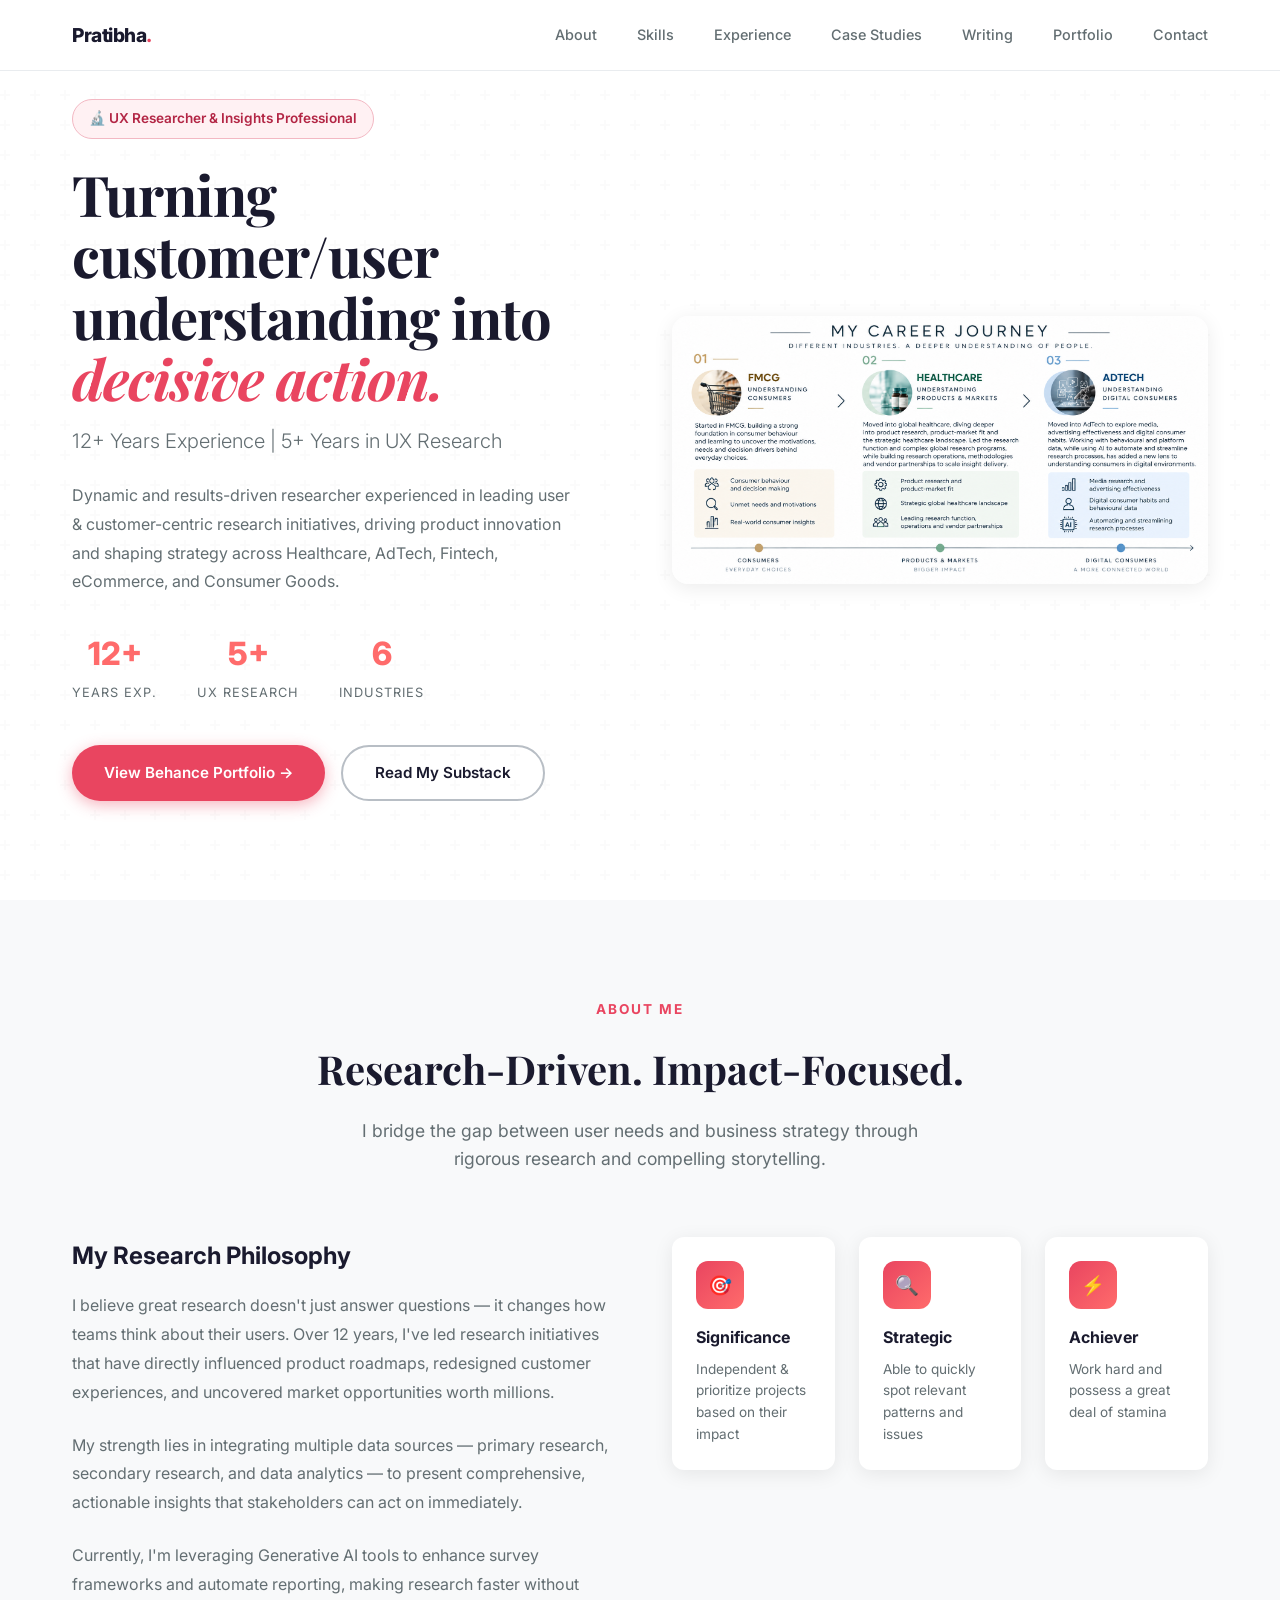
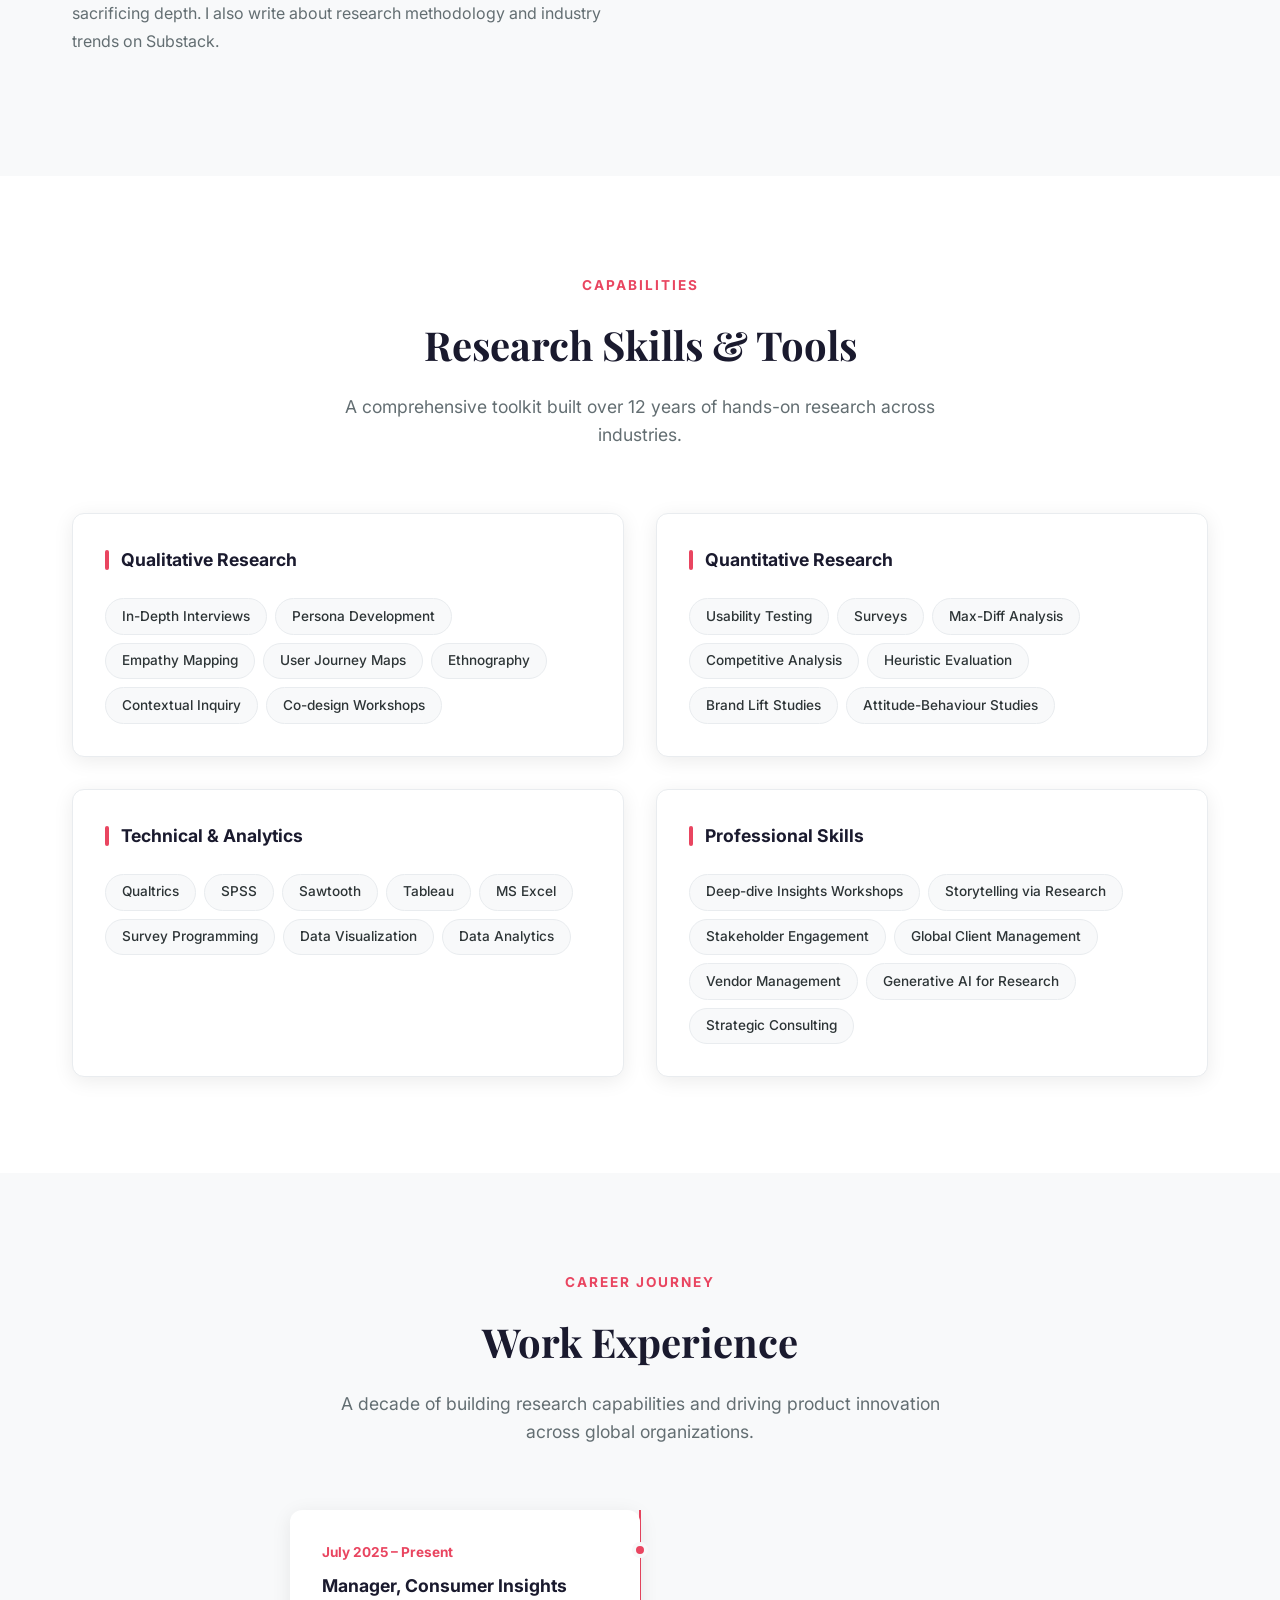
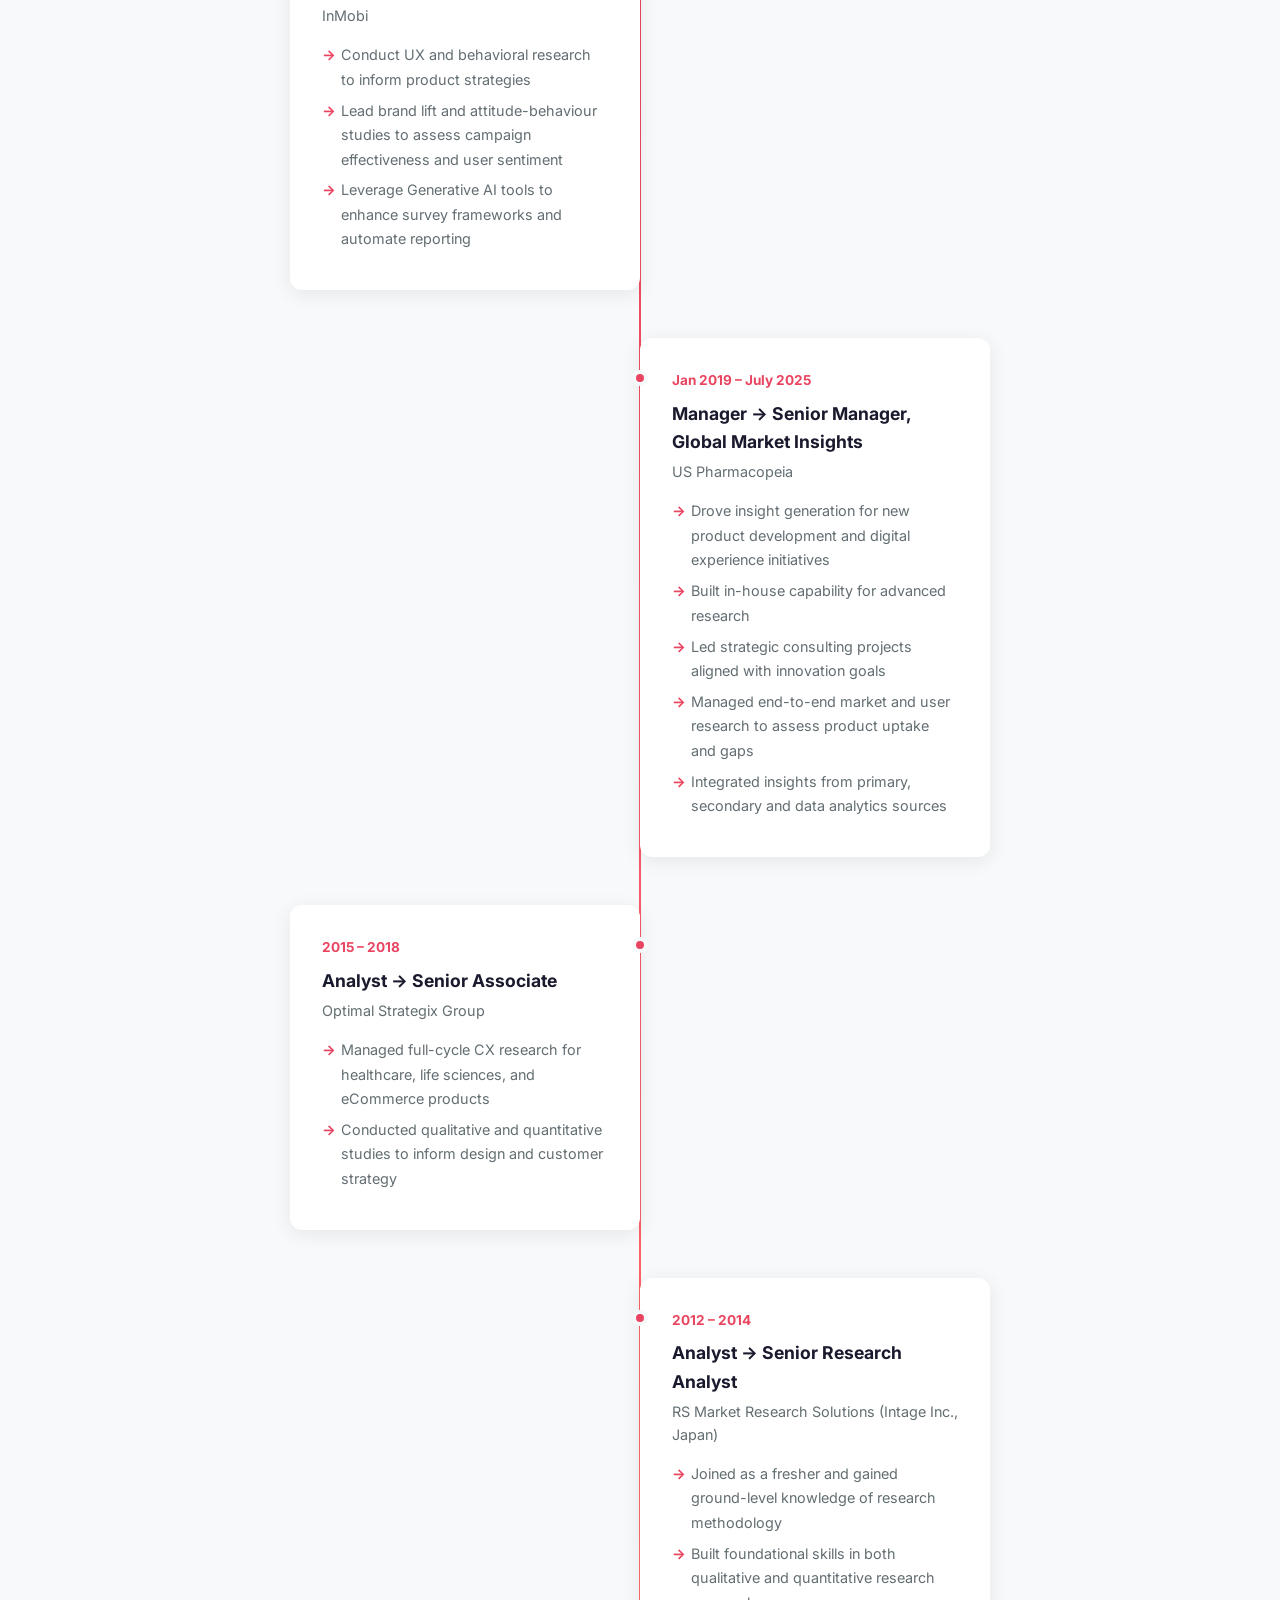
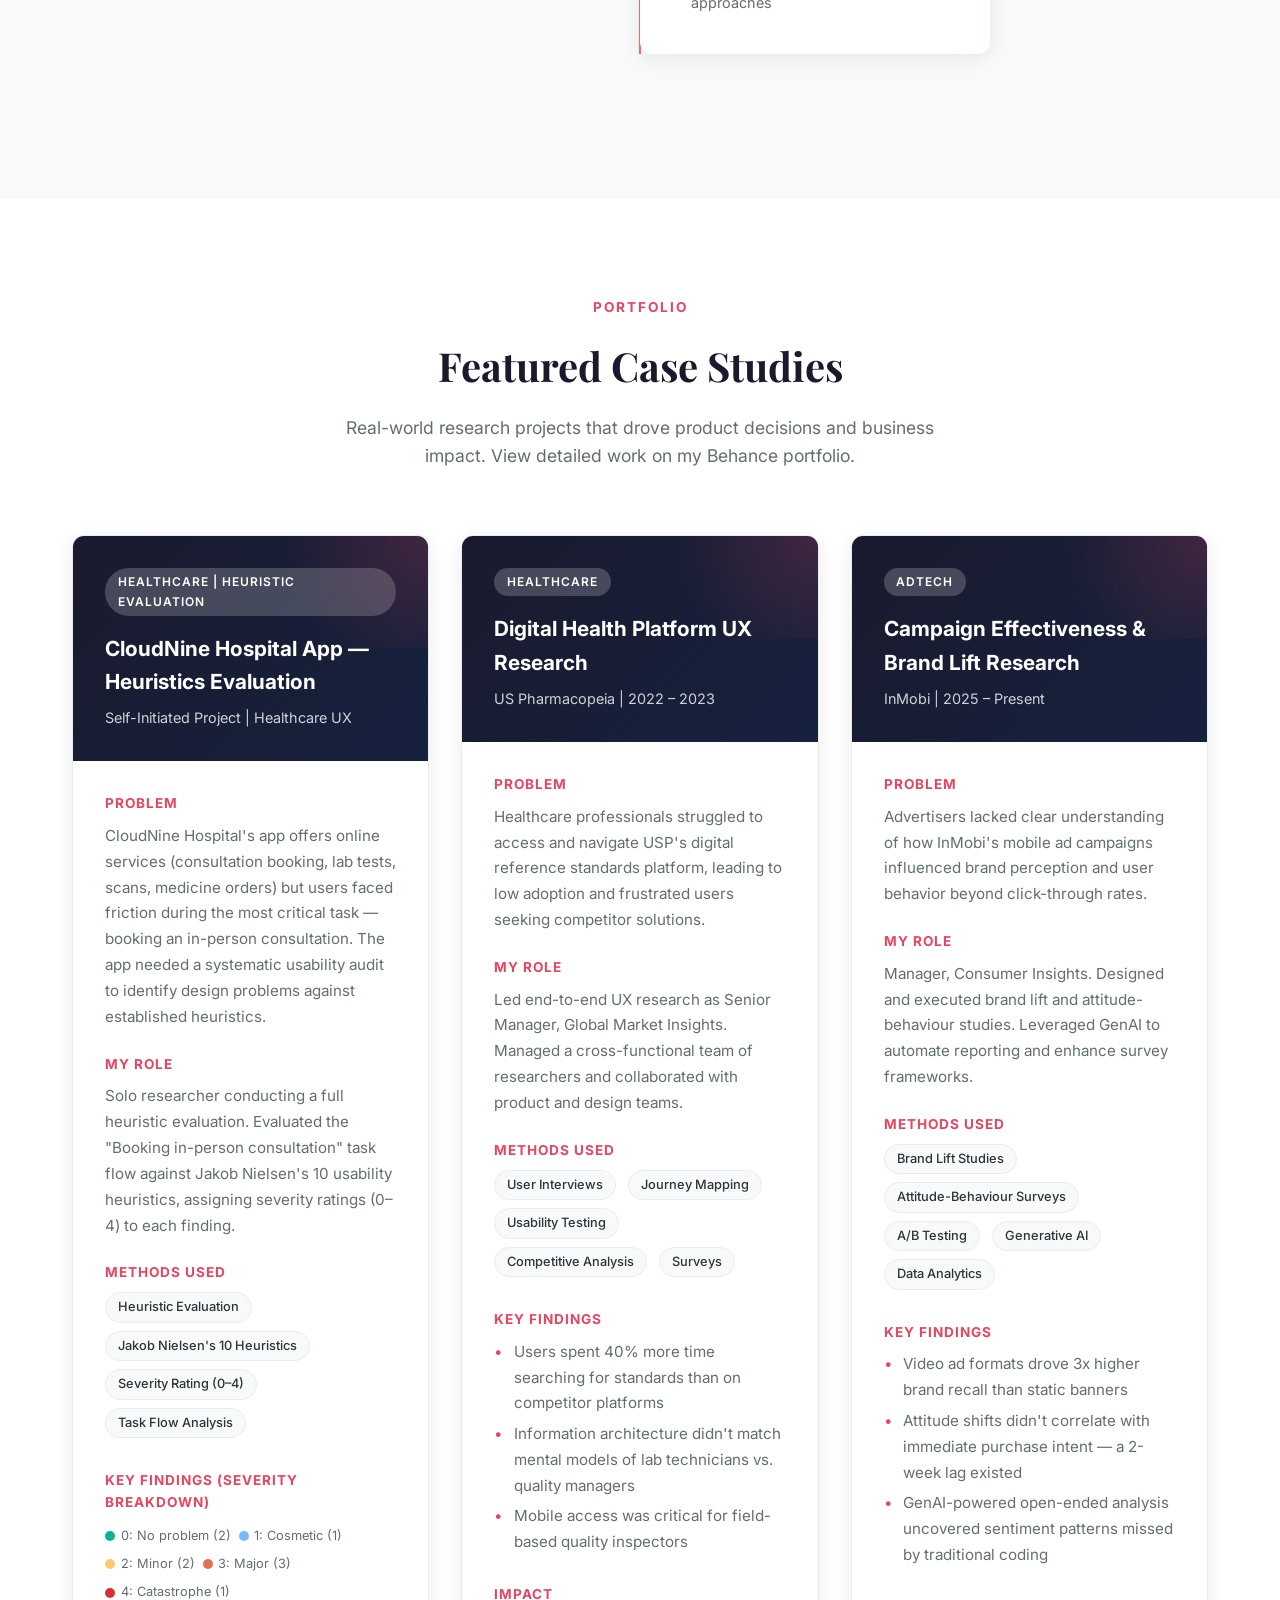
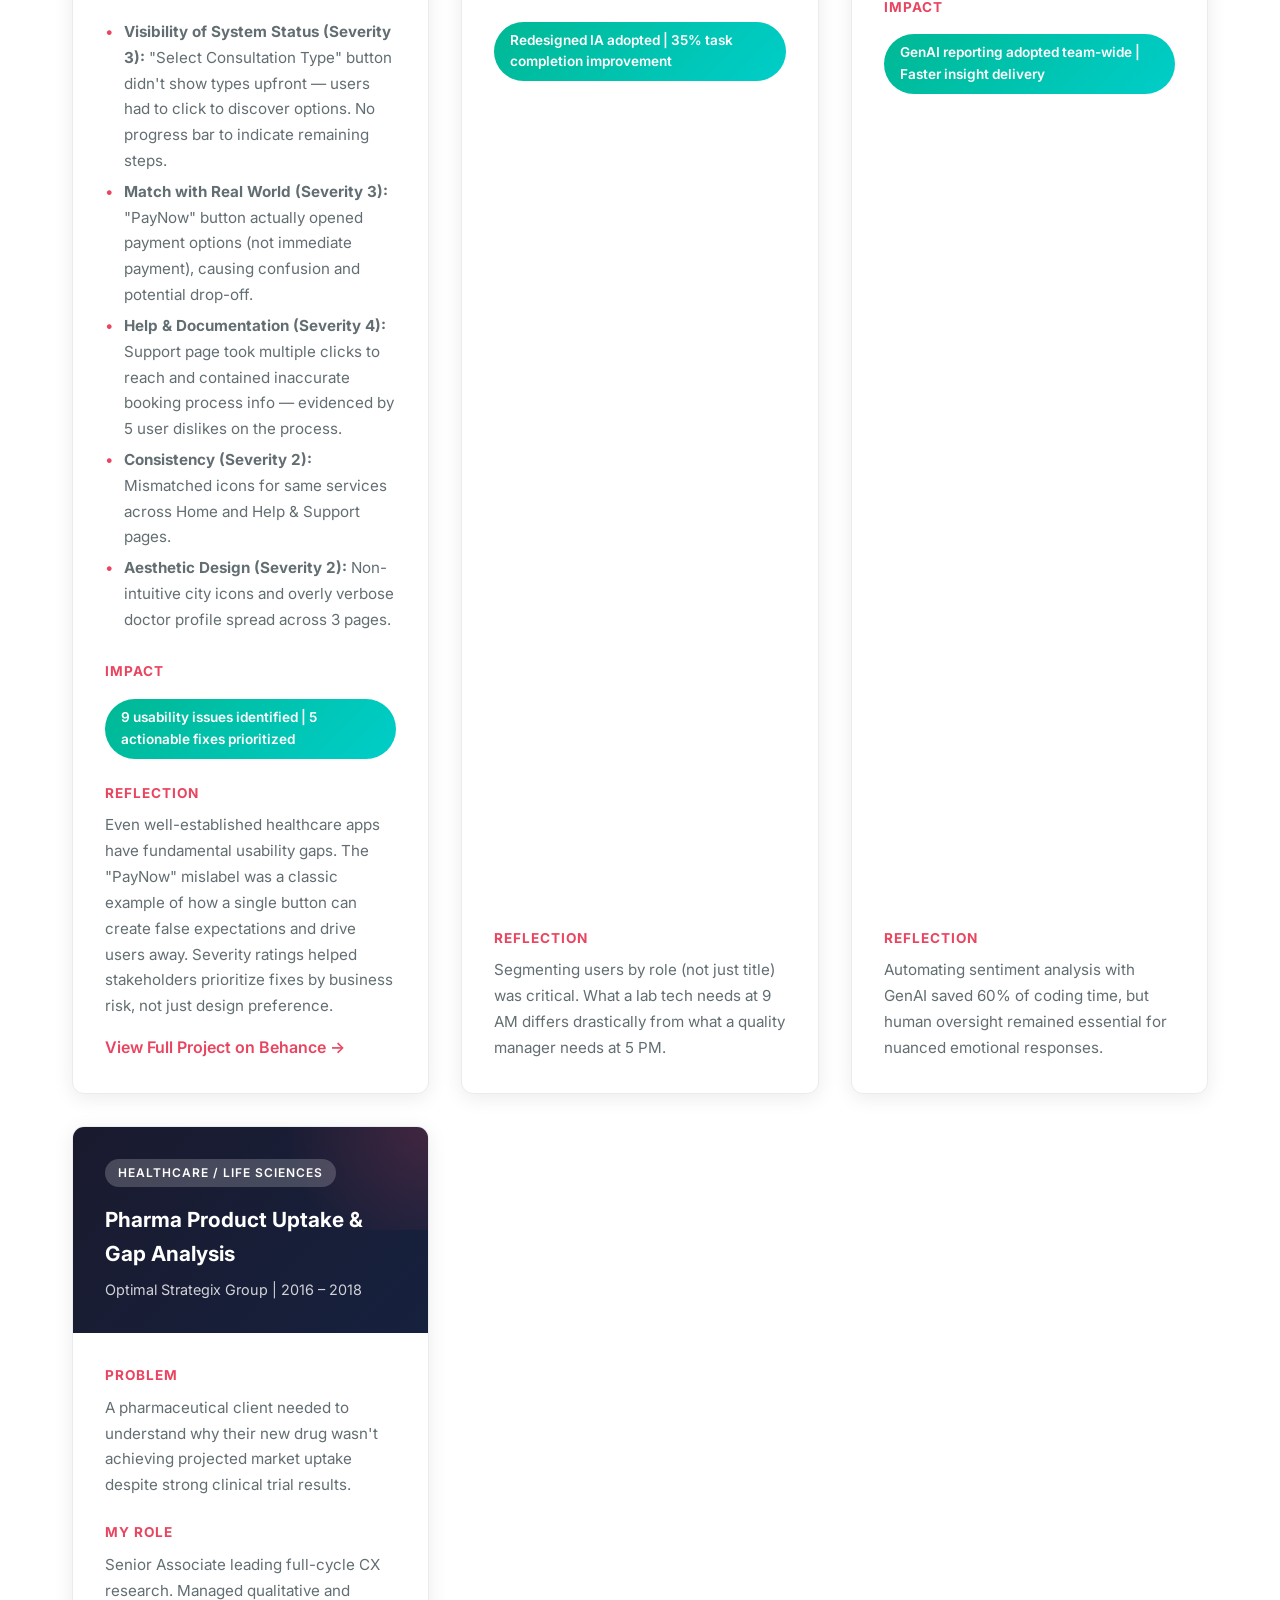
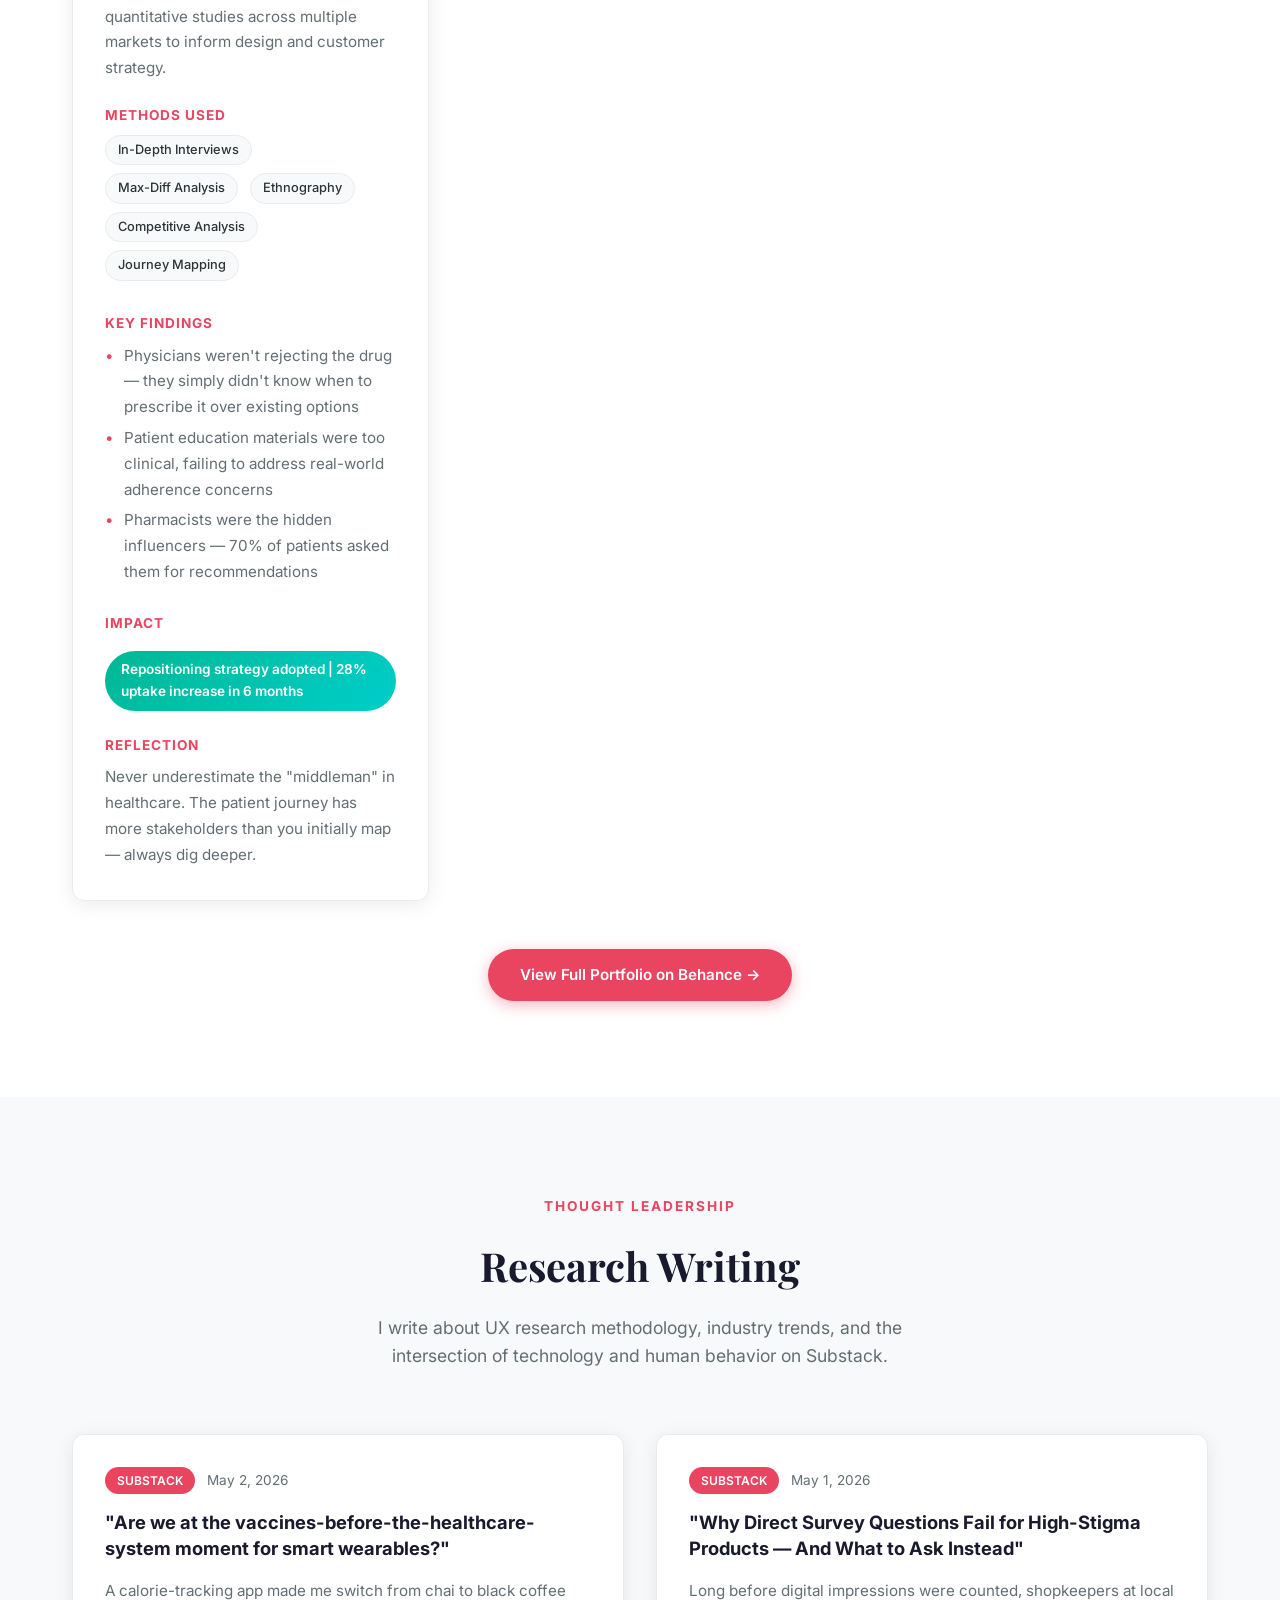
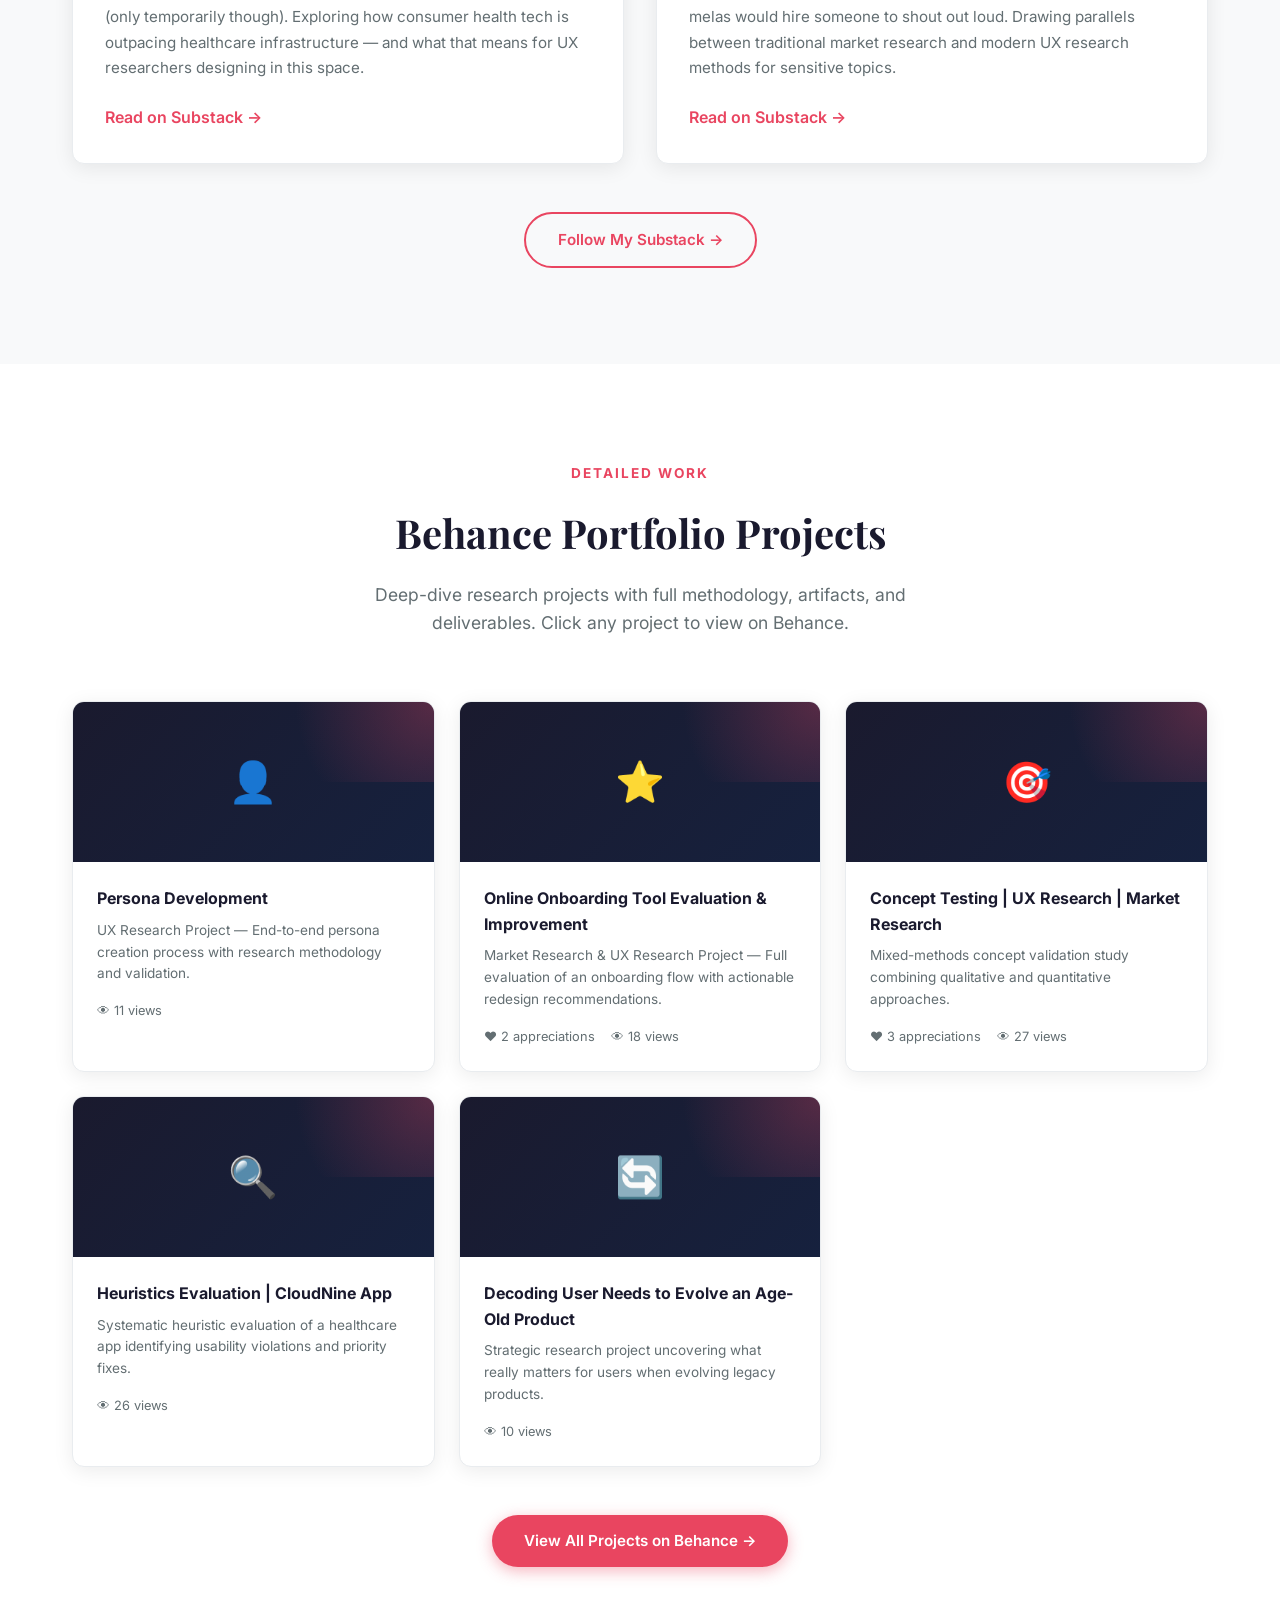
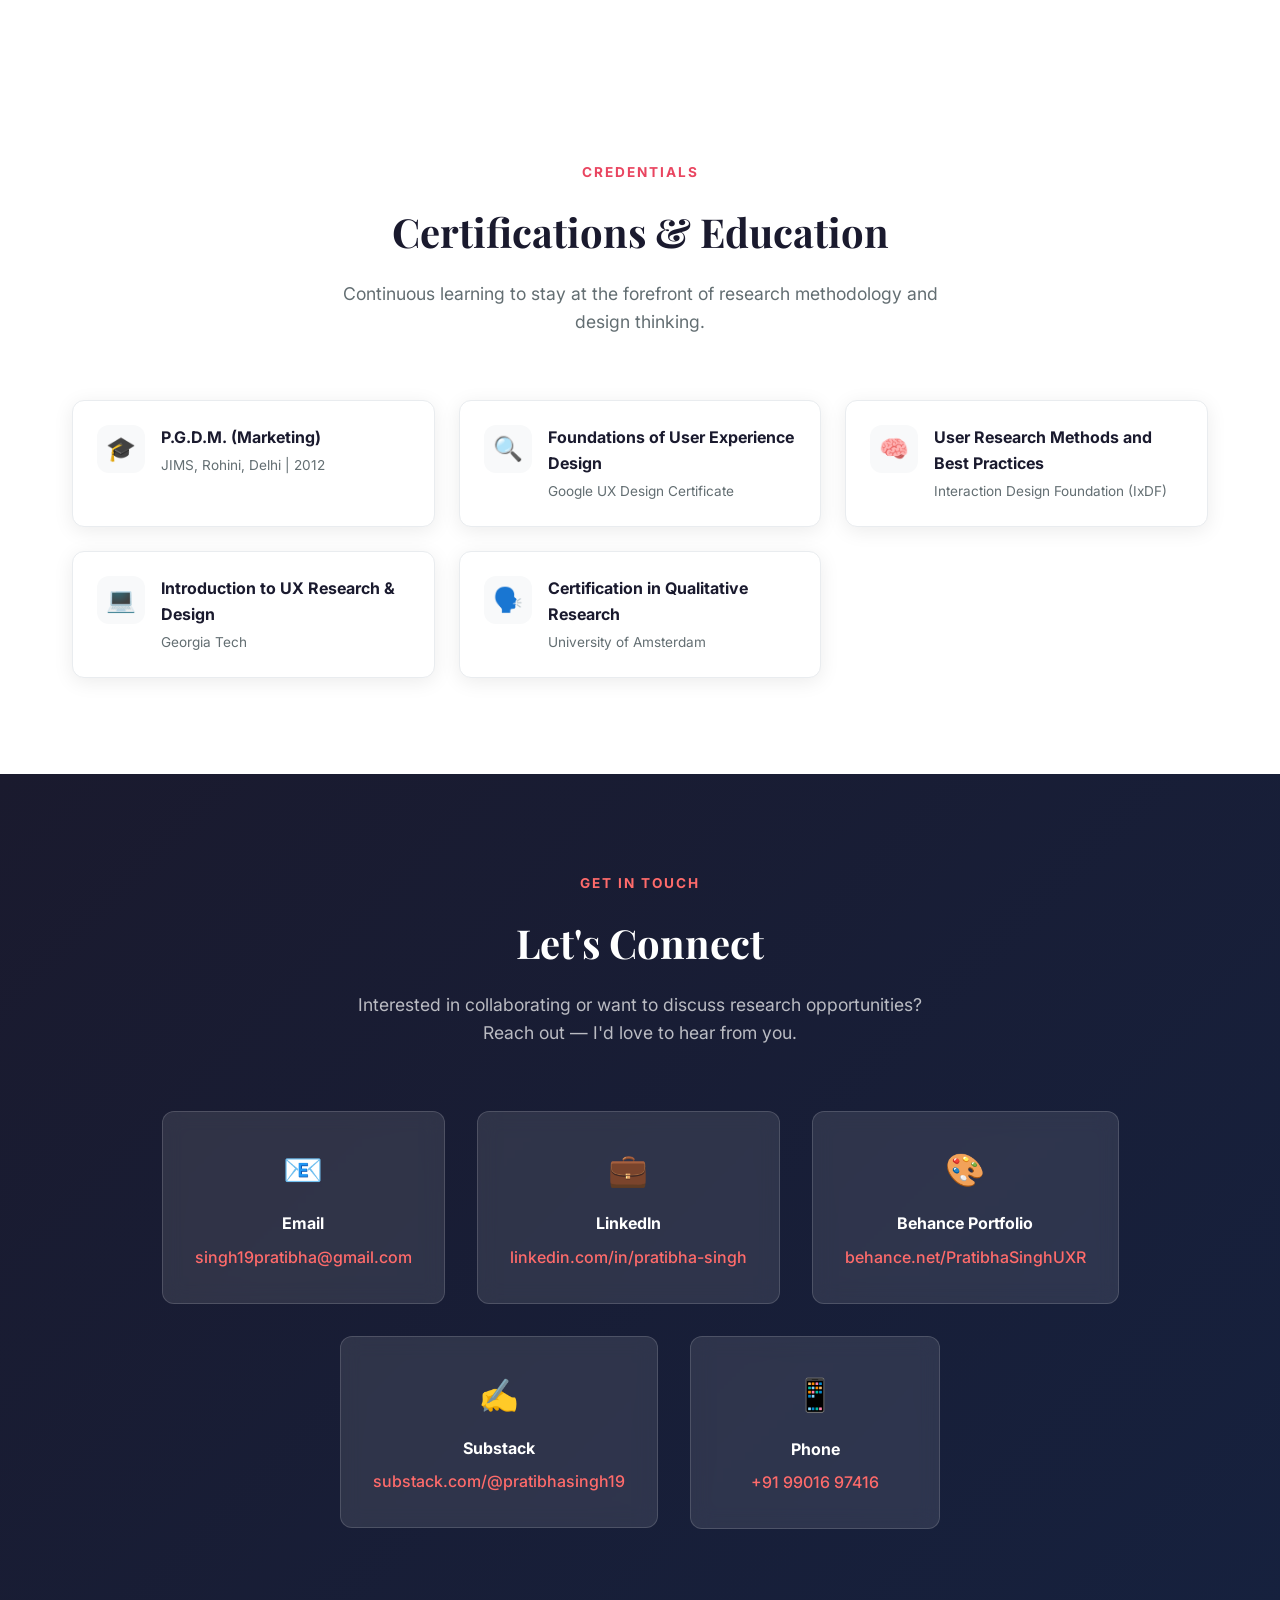
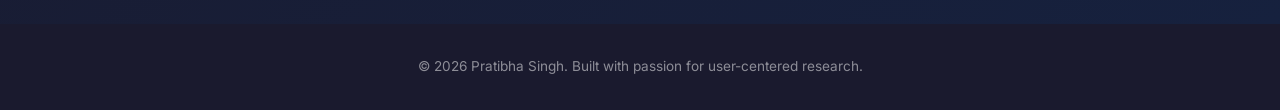
<file: index.html>
<!DOCTYPE html>
<html lang="en">
<head>
    <meta charset="UTF-8">
    <meta name="viewport" content="width=device-width, initial-scale=1.0">
    <title>Pratibha Singh | UX Researcher</title>
    <link rel="preconnect" href="https://fonts.googleapis.com">
    <link rel="preconnect" href="https://fonts.gstatic.com" crossorigin>
    <link href="https://fonts.googleapis.com/css2?family=Inter:wght@300;400;500;600;700;800&family=Playfair+Display:wght@600;700&display=swap" rel="stylesheet">
    <style>
        :root {
            --primary: #1a1a2e;
            --secondary: #16213e;
            --accent: #e94560;
            --accent-light: #ff6b6b;
            --text: #2d3436;
            --text-light: #636e72;
            --bg: #ffffff;
            --bg-alt: #f8f9fa;
            --border: #e9ecef;
            --shadow: 0 4px 20px rgba(0,0,0,0.08);
            --shadow-hover: 0 8px 30px rgba(0,0,0,0.12);
            --radius: 12px;
            --transition: all 0.3s cubic-bezier(0.4, 0, 0.2, 1);
        }
        * { margin: 0; padding: 0; box-sizing: border-box; }
        html { scroll-behavior: smooth; }
        body {
            font-family: 'Inter', -apple-system, BlinkMacSystemFont, sans-serif;
            color: var(--text); background: var(--bg); line-height: 1.6; overflow-x: hidden;
        }
        nav {
            position: fixed; top: 0; width: 100%; background: rgba(255,255,255,0.95);
            backdrop-filter: blur(20px); z-index: 1000; border-bottom: 1px solid var(--border);
            transition: var(--transition);
        }
        nav.scrolled { box-shadow: var(--shadow); }
        .nav-container {
            max-width: 1200px; margin: 0 auto; padding: 0 2rem;
            display: flex; justify-content: space-between; align-items: center; height: 70px;
        }
        .logo { font-weight: 800; font-size: 1.2rem; color: var(--primary); text-decoration: none; letter-spacing: -0.5px; }
        .logo span { color: var(--accent); }
        .nav-links { display: flex; gap: 2.5rem; list-style: none; }
        .nav-links a { text-decoration: none; color: var(--text-light); font-weight: 500; font-size: 0.9rem; transition: var(--transition); position: relative; }
        .nav-links a::after { content: ''; position: absolute; bottom: -4px; left: 0; width: 0; height: 2px; background: var(--accent); transition: var(--transition); }
        .nav-links a:hover { color: var(--accent); }
        .nav-links a:hover::after { width: 100%; }
        .mobile-menu-btn { display: none; background: none; border: none; font-size: 1.5rem; cursor: pointer; color: var(--primary); }
        .hero {
            min-height: 100vh; display: flex; align-items: center;
            background: var(--bg);
            position: relative; overflow: hidden;
        }
        .hero::before {
            content: ''; position: absolute; top: 0; left: 0; right: 0; bottom: 0;
            background: url("data:image/svg+xml,%3Csvg width='60' height='60' viewBox='0 0 60 60' xmlns='http://www.w3.org/2000/svg'%3E%3Cg fill='none' fill-rule='evenodd'%3E%3Cg fill='%231a1a2e' fill-opacity='0.04'%3E%3Cpath d='M36 34v-4h-2v4h-4v2h4v4h2v-4h4v-2h-4zm0-30V0h-2v4h-4v2h4v4h2V6h4V4h-4zM6 34v-4H4v4H0v2h4v4h2v-4h4v-2H6zM6 4V0H4v4h-4v2h4v4h2V6h4V4H6z'/%3E%3C/g%3E%3C/g%3E%3C/svg%3E"); opacity: 0.5;
        }
        .hero-container { max-width: 1200px; margin: 0 auto; padding: 0 2rem; display: grid; grid-template-columns: 1fr 1fr; gap: 4rem; align-items: center; position: relative; z-index: 1; }
        .hero-content { color: var(--primary); }
        .hero-tag { display: inline-block; background: #fff1f3; color: #b32645; padding: 0.5rem 1rem; border-radius: 50px; font-size: 0.85rem; font-weight: 600; margin-bottom: 1.5rem; border: 1px solid #f3b8c3; }
        .hero h1 { font-family: 'Playfair Display', serif; font-size: 3.5rem; font-weight: 700; line-height: 1.1; margin-bottom: 1rem; letter-spacing: -1px; }
        .hero h1 span { color: var(--accent); font-style: italic; }
        .hero-subtitle { font-size: 1.25rem; color: var(--text-light); margin-bottom: 1.5rem; font-weight: 300; }
        .hero-bio { color: var(--text-light); font-size: 1rem; line-height: 1.8; margin-bottom: 2rem; max-width: 500px; }
        .hero-stats { display: flex; gap: 2.5rem; margin-bottom: 2.5rem; }
        .stat { text-align: center; }
        .stat-number { font-size: 2rem; font-weight: 800; color: var(--accent-light); display: block; }
        .stat-label { font-size: 0.8rem; color: var(--text-light); text-transform: uppercase; letter-spacing: 1px; }
        .hero-cta { display: flex; gap: 1rem; flex-wrap: wrap; }
        .btn { padding: 0.875rem 2rem; border-radius: 50px; font-weight: 600; font-size: 0.95rem; text-decoration: none; transition: var(--transition); display: inline-flex; align-items: center; gap: 0.5rem; cursor: pointer; border: none; }
        .btn-primary { background: var(--accent); color: white; box-shadow: 0 4px 15px rgba(233, 69, 96, 0.4); }
        .btn-primary:hover { background: var(--accent-light); transform: translateY(-2px); box-shadow: 0 6px 20px rgba(233, 69, 96, 0.5); }
        .btn-secondary { background: transparent; color: var(--primary); border: 2px solid #b8bec5; }
        .btn-secondary:hover { background: var(--bg-alt); border-color: var(--primary); }
        .btn-outline { background: transparent; color: var(--accent); border: 2px solid var(--accent); }
        .btn-outline:hover { background: var(--accent); color: white; }
        .hero-visual { display: flex; justify-content: center; align-items: center; }
        .journey-image { width: 100%; max-width: 600px; height: auto; border-radius: 16px; box-shadow: var(--shadow); }
        section { padding: 6rem 0; }
        .container { max-width: 1200px; margin: 0 auto; padding: 0 2rem; }
        .section-header { text-align: center; margin-bottom: 4rem; }
        .section-tag { display: inline-block; color: var(--accent); font-weight: 700; font-size: 0.85rem; text-transform: uppercase; letter-spacing: 2px; margin-bottom: 1rem; }
        .section-title { font-family: 'Playfair Display', serif; font-size: 2.5rem; font-weight: 700; color: var(--primary); margin-bottom: 1rem; }
        .section-desc { color: var(--text-light); font-size: 1.1rem; max-width: 600px; margin: 0 auto; }
        .about { background: var(--bg-alt); }
        .about-grid { display: grid; grid-template-columns: 1fr 1fr; gap: 4rem; align-items: start; }
        .about-text h3 { font-size: 1.5rem; color: var(--primary); margin-bottom: 1rem; }
        .about-text p { color: var(--text-light); margin-bottom: 1.5rem; line-height: 1.8; }
        .strengths-grid { display: grid; grid-template-columns: repeat(3, 1fr); gap: 1.5rem; }
        .strength-card { background: white; padding: 1.5rem; border-radius: var(--radius); box-shadow: var(--shadow); transition: var(--transition); }
        .strength-card:hover { transform: translateY(-4px); box-shadow: var(--shadow-hover); }
        .strength-icon { width: 48px; height: 48px; background: linear-gradient(135deg, var(--accent), var(--accent-light)); border-radius: 12px; display: flex; align-items: center; justify-content: center; color: white; font-size: 1.2rem; margin-bottom: 1rem; }
        .strength-card h4 { font-size: 1rem; color: var(--primary); margin-bottom: 0.5rem; }
        .strength-card p { font-size: 0.85rem; color: var(--text-light); margin: 0; }
        .skills-grid { display: grid; grid-template-columns: repeat(2, 1fr); gap: 2rem; }
        .skill-category { background: white; border-radius: var(--radius); padding: 2rem; box-shadow: var(--shadow); border: 1px solid var(--border); }
        .skill-category h3 { font-size: 1.1rem; color: var(--primary); margin-bottom: 1.5rem; display: flex; align-items: center; gap: 0.75rem; }
        .skill-category h3::before { content: ''; width: 4px; height: 20px; background: var(--accent); border-radius: 2px; }
        .skill-tags { display: flex; flex-wrap: wrap; gap: 0.5rem; }
        .skill-tag { background: var(--bg-alt); color: var(--text); padding: 0.4rem 1rem; border-radius: 50px; font-size: 0.85rem; font-weight: 500; border: 1px solid var(--border); transition: var(--transition); }
        .skill-tag:hover { background: var(--accent); color: white; border-color: var(--accent); }
        .experience { background: var(--bg-alt); }
        .timeline { position: relative; max-width: 800px; margin: 0 auto; }
        .timeline::before { content: ''; position: absolute; left: 50%; transform: translateX(-50%); width: 2px; height: 100%; background: linear-gradient(to bottom, var(--accent), var(--accent-light)); }
        .timeline-item { display: flex; justify-content: flex-end; padding-right: 50%; position: relative; margin-bottom: 3rem; }
        .timeline-item:nth-child(even) { justify-content: flex-start; padding-right: 0; padding-left: 50%; }
        .timeline-content { background: white; padding: 2rem; border-radius: var(--radius); box-shadow: var(--shadow); max-width: 350px; position: relative; transition: var(--transition); }
        .timeline-content:hover { transform: translateY(-4px); box-shadow: var(--shadow-hover); }
        .timeline-dot { position: absolute; width: 16px; height: 16px; background: var(--accent); border-radius: 50%; top: 2rem; left: 50%; transform: translateX(-50%); border: 4px solid var(--bg-alt); z-index: 2; }
        .timeline-date { color: var(--accent); font-weight: 700; font-size: 0.85rem; margin-bottom: 0.5rem; }
        .timeline-title { font-size: 1.1rem; color: var(--primary); margin-bottom: 0.25rem; }
        .timeline-company { color: var(--text-light); font-size: 0.9rem; margin-bottom: 1rem; }
        .timeline-desc { color: var(--text-light); font-size: 0.9rem; line-height: 1.7; }
        .timeline-desc ul { list-style: none; padding: 0; }
        .timeline-desc li { padding-left: 1.2rem; position: relative; margin-bottom: 0.4rem; }
        .timeline-desc li::before { content: '→'; position: absolute; left: 0; color: var(--accent); font-weight: bold; }
        .case-studies-grid { display: grid; grid-template-columns: repeat(auto-fit, minmax(350px, 1fr)); gap: 2rem; }
        .case-study-card { background: white; border-radius: var(--radius); overflow: hidden; box-shadow: var(--shadow); transition: var(--transition); border: 1px solid var(--border); display: flex; flex-direction: column; }
        .case-study-card:hover { transform: translateY(-8px); box-shadow: var(--shadow-hover); }
        .case-study-header { padding: 2rem; background: linear-gradient(135deg, var(--primary), var(--secondary)); color: white; position: relative; overflow: hidden; }
        .case-study-header::after { content: ''; position: absolute; top: -50%; right: -50%; width: 100%; height: 100%; background: radial-gradient(circle, rgba(233,69,96,0.2) 0%, transparent 70%); }
        .case-study-tag { display: inline-block; background: rgba(255,255,255,0.2); padding: 0.3rem 0.8rem; border-radius: 50px; font-size: 0.75rem; font-weight: 600; margin-bottom: 1rem; text-transform: uppercase; letter-spacing: 1px; }
        .case-study-header h3 { font-size: 1.3rem; margin-bottom: 0.5rem; position: relative; z-index: 1; }
        .case-study-header p { font-size: 0.9rem; opacity: 0.8; position: relative; z-index: 1; }
        .case-study-body { padding: 2rem; flex-grow: 1; display: flex; flex-direction: column; }
        .case-study-section { margin-bottom: 1.5rem; }
        .case-study-section:last-child { margin-bottom: 0; margin-top: auto; }
        .case-study-section h4 { font-size: 0.85rem; color: var(--accent); text-transform: uppercase; letter-spacing: 1px; margin-bottom: 0.5rem; }
        .case-study-section p, .case-study-section ul { color: var(--text-light); font-size: 0.95rem; line-height: 1.7; }
        .case-study-section ul { list-style: none; padding: 0; }
        .case-study-section li { padding-left: 1.2rem; position: relative; margin-bottom: 0.3rem; }
        .case-study-section li::before { content: '•'; position: absolute; left: 0; color: var(--accent); }
        .impact-badge { display: inline-block; background: linear-gradient(135deg, #00b894, #00cec9); color: white; padding: 0.5rem 1rem; border-radius: 50px; font-size: 0.85rem; font-weight: 600; margin-top: 0.5rem; }
        .method-tag { display: inline-block; background: var(--bg-alt); color: var(--text); padding: 0.25rem 0.75rem; border-radius: 50px; font-size: 0.8rem; font-weight: 500; margin-right: 0.5rem; margin-bottom: 0.5rem; border: 1px solid var(--border); }
        .case-study-link { display: inline-flex; align-items: center; gap: 0.5rem; color: var(--accent); font-weight: 600; text-decoration: none; margin-top: 1rem; transition: var(--transition); }
        .case-study-link:hover { color: var(--accent-light); gap: 0.75rem; }
        .severity-scale { display: flex; gap: 0.5rem; margin-top: 0.75rem; flex-wrap: wrap; }
        .severity-item { display: flex; align-items: center; gap: 0.35rem; font-size: 0.8rem; color: var(--text-light); }
        .severity-dot { width: 10px; height: 10px; border-radius: 50%; }
        .severity-0 { background: #00b894; }
        .severity-1 { background: #74b9ff; }
        .severity-2 { background: #fdcb6e; }
        .severity-3 { background: #e17055; }
        .severity-4 { background: #d63031; }
        .writing { background: var(--bg-alt); }
        .writing-grid { display: grid; grid-template-columns: repeat(auto-fit, minmax(300px, 1fr)); gap: 2rem; }
        .writing-card { background: white; border-radius: var(--radius); padding: 2rem; box-shadow: var(--shadow); border: 1px solid var(--border); transition: var(--transition); display: flex; flex-direction: column; }
        .writing-card:hover { transform: translateY(-6px); box-shadow: var(--shadow-hover); }
        .writing-meta { display: flex; align-items: center; gap: 0.75rem; margin-bottom: 1rem; }
        .writing-platform { background: var(--accent); color: white; padding: 0.25rem 0.75rem; border-radius: 50px; font-size: 0.75rem; font-weight: 600; text-transform: uppercase; }
        .writing-date { color: var(--text-light); font-size: 0.85rem; }
        .writing-card h3 { font-size: 1.15rem; color: var(--primary); margin-bottom: 1rem; line-height: 1.4; }
        .writing-card p { color: var(--text-light); font-size: 0.95rem; line-height: 1.7; margin-bottom: 1.5rem; flex-grow: 1; }
        .writing-card a { color: var(--accent); font-weight: 600; text-decoration: none; display: inline-flex; align-items: center; gap: 0.5rem; transition: var(--transition); }
        .writing-card a:hover { color: var(--accent-light); gap: 0.75rem; }
        .behance-grid { display: grid; grid-template-columns: repeat(auto-fit, minmax(280px, 1fr)); gap: 1.5rem; }
        .behance-card { background: white; border-radius: var(--radius); overflow: hidden; box-shadow: var(--shadow); border: 1px solid var(--border); transition: var(--transition); text-decoration: none; color: inherit; display: block; }
        .behance-card:hover { transform: translateY(-6px); box-shadow: var(--shadow-hover); }
        .behance-thumb { height: 160px; background: linear-gradient(135deg, var(--primary), var(--secondary)); display: flex; align-items: center; justify-content: center; color: white; font-size: 2.5rem; position: relative; overflow: hidden; }
        .behance-thumb::after { content: ''; position: absolute; top: -50%; right: -50%; width: 100%; height: 100%; background: radial-gradient(circle, rgba(233,69,96,0.3) 0%, transparent 70%); }
        .behance-info { padding: 1.5rem; }
        .behance-info h4 { font-size: 1rem; color: var(--primary); margin-bottom: 0.5rem; }
        .behance-info p { font-size: 0.85rem; color: var(--text-light); }
        .behance-stats { display: flex; gap: 1rem; margin-top: 1rem; font-size: 0.8rem; color: var(--text-light); }
        .behance-stat { display: flex; align-items: center; gap: 0.25rem; }
        .certs-grid { display: grid; grid-template-columns: repeat(auto-fit, minmax(280px, 1fr)); gap: 1.5rem; }
        .cert-card { background: white; padding: 1.5rem; border-radius: var(--radius); box-shadow: var(--shadow); border: 1px solid var(--border); transition: var(--transition); display: flex; align-items: flex-start; gap: 1rem; }
        .cert-card:hover { transform: translateY(-4px); box-shadow: var(--shadow-hover); }
        .cert-icon { width: 48px; height: 48px; background: var(--bg-alt); border-radius: 12px; display: flex; align-items: center; justify-content: center; font-size: 1.5rem; flex-shrink: 0; }
        .cert-info h4 { font-size: 1rem; color: var(--primary); margin-bottom: 0.25rem; }
        .cert-info p { font-size: 0.85rem; color: var(--text-light); }
        .contact { background: linear-gradient(135deg, var(--primary), var(--secondary)); color: white; text-align: center; }
        .contact .section-title { color: white; }
        .contact .section-desc { color: rgba(255,255,255,0.7); }
        .contact-grid { display: flex; justify-content: center; gap: 2rem; flex-wrap: wrap; margin-top: 3rem; }
        .contact-card { background: rgba(255,255,255,0.1); backdrop-filter: blur(10px); border: 1px solid rgba(255,255,255,0.15); padding: 2rem; border-radius: var(--radius); min-width: 250px; transition: var(--transition); }
        .contact-card:hover { background: rgba(255,255,255,0.15); transform: translateY(-4px); }
        .contact-icon { font-size: 2rem; margin-bottom: 1rem; }
        .contact-card h4 { font-size: 1rem; margin-bottom: 0.5rem; }
        .contact-card a { color: var(--accent-light); text-decoration: none; font-weight: 500; transition: var(--transition); }
        .contact-card a:hover { color: white; }
        footer { background: var(--primary); color: rgba(255,255,255,0.5); text-align: center; padding: 2rem 0; font-size: 0.85rem; }
        .fade-in { opacity: 0; transform: translateY(30px); transition: opacity 0.6s ease, transform 0.6s ease; }
        .fade-in.visible { opacity: 1; transform: translateY(0); }
        @media (max-width: 768px) {
            .nav-links { display: none; }
            .mobile-menu-btn { display: block; }
            .hero-container { grid-template-columns: 1fr; text-align: center; gap: 2rem; }
            .hero h1 { font-size: 2.5rem; }
            .hero-stats { justify-content: center; }
            .hero-cta { justify-content: center; }
            .about-grid { grid-template-columns: 1fr; gap: 2rem; }
            .strengths-grid { grid-template-columns: 1fr; }
            .skills-grid { grid-template-columns: 1fr; }
            .timeline::before { left: 20px; }
            .timeline-item, .timeline-item:nth-child(even) { justify-content: flex-start; padding-right: 0; padding-left: 50px; }
            .timeline-dot { left: 20px; transform: none; }
            .section-title { font-size: 2rem; }
            .case-studies-grid { grid-template-columns: 1fr; }
        }
    </style>
</head>
<body>
    <nav id="navbar">
        <div class="nav-container">
            <a href="#" class="logo">Pratibha<span>.</span></a>
            <ul class="nav-links">
                <li><a href="#about">About</a></li>
                <li><a href="#skills">Skills</a></li>
                <li><a href="#experience">Experience</a></li>
                <li><a href="#case-studies">Case Studies</a></li>
                <li><a href="#writing">Writing</a></li>
                <li><a href="#behance">Portfolio</a></li>
                <li><a href="#contact">Contact</a></li>
            </ul>
            <button class="mobile-menu-btn">☰</button>
        </div>
    </nav>

    <section class="hero" id="home">
        <div class="hero-container">
            <div class="hero-content">
                <span class="hero-tag">🔬 UX Researcher & Insights Professional</span>
                <h1>Turning customer/user<br>understanding into<br><span>decisive action.</span></h1>
                <p class="hero-subtitle">12+ Years Experience | 5+ Years in UX Research</p>
                <p class="hero-bio">Dynamic and results-driven researcher experienced in leading user & customer-centric research initiatives, driving product innovation and shaping strategy across Healthcare, AdTech, Fintech, eCommerce, and Consumer Goods.</p>
                <div class="hero-stats">
                    <div class="stat"><span class="stat-number">12+</span><span class="stat-label">Years Exp.</span></div>
                    <div class="stat"><span class="stat-number">5+</span><span class="stat-label">UX Research</span></div>
                    <div class="stat"><span class="stat-number">6</span><span class="stat-label">Industries</span></div>
                </div>
                <div class="hero-cta">
                    <a href="https://www.behance.net/PratibhaSinghUXR" target="_blank" class="btn btn-primary">View Behance Portfolio →</a>
                    <a href="https://substack.com/@pratibhasingh19" target="_blank" class="btn btn-secondary">Read My Substack</a>
                </div>
            </div>
            <div class="hero-visual">
                <img class="journey-image" src="professional-journey.png" alt="Career journey across FMCG, healthcare, and AdTech" />
            </div>
        </div>
    </section>

    <section class="about" id="about">
        <div class="container">
            <div class="section-header fade-in">
                <span class="section-tag">About Me</span>
                <h2 class="section-title">Research-Driven. Impact-Focused.</h2>
                <p class="section-desc">I bridge the gap between user needs and business strategy through rigorous research and compelling storytelling.</p>
            </div>
            <div class="about-grid">
                <div class="about-text fade-in">
                    <h3>My Research Philosophy</h3>
                    <p>I believe great research doesn't just answer questions — it changes how teams think about their users. Over 12 years, I've led research initiatives that have directly influenced product roadmaps, redesigned customer experiences, and uncovered market opportunities worth millions.</p>
                    <p>My strength lies in integrating multiple data sources — primary research, secondary research, and data analytics — to present comprehensive, actionable insights that stakeholders can act on immediately.</p>
                    <p>Currently, I'm leveraging Generative AI tools to enhance survey frameworks and automate reporting, making research faster without sacrificing depth. I also write about research methodology and industry trends on Substack.</p>
                </div>
                <div class="strengths-grid fade-in">
                    <div class="strength-card">
                        <div class="strength-icon">🎯</div>
                        <h4>Significance</h4>
                        <p>Independent & prioritize projects based on their impact</p>
                    </div>
                    <div class="strength-card">
                        <div class="strength-icon">🔍</div>
                        <h4>Strategic</h4>
                        <p>Able to quickly spot relevant patterns and issues</p>
                    </div>
                    <div class="strength-card">
                        <div class="strength-icon">⚡</div>
                        <h4>Achiever</h4>
                        <p>Work hard and possess a great deal of stamina</p>
                    </div>
                </div>
            </div>
        </div>
    </section>

    <section class="skills" id="skills">
        <div class="container">
            <div class="section-header fade-in">
                <span class="section-tag">Capabilities</span>
                <h2 class="section-title">Research Skills & Tools</h2>
                <p class="section-desc">A comprehensive toolkit built over 12 years of hands-on research across industries.</p>
            </div>
            <div class="skills-grid">
                <div class="skill-category fade-in">
                    <h3>Qualitative Research</h3>
                    <div class="skill-tags">
                        <span class="skill-tag">In-Depth Interviews</span>
                        <span class="skill-tag">Persona Development</span>
                        <span class="skill-tag">Empathy Mapping</span>
                        <span class="skill-tag">User Journey Maps</span>
                        <span class="skill-tag">Ethnography</span>
                        <span class="skill-tag">Contextual Inquiry</span>
                        <span class="skill-tag">Co-design Workshops</span>
                    </div>
                </div>
                <div class="skill-category fade-in">
                    <h3>Quantitative Research</h3>
                    <div class="skill-tags">
                        <span class="skill-tag">Usability Testing</span>
                        <span class="skill-tag">Surveys</span>
                        <span class="skill-tag">Max-Diff Analysis</span>
                        <span class="skill-tag">Competitive Analysis</span>
                        <span class="skill-tag">Heuristic Evaluation</span>
                        <span class="skill-tag">Brand Lift Studies</span>
                        <span class="skill-tag">Attitude-Behaviour Studies</span>
                    </div>
                </div>
                <div class="skill-category fade-in">
                    <h3>Technical & Analytics</h3>
                    <div class="skill-tags">
                        <span class="skill-tag">Qualtrics</span>
                        <span class="skill-tag">SPSS</span>
                        <span class="skill-tag">Sawtooth</span>
                        <span class="skill-tag">Tableau</span>
                        <span class="skill-tag">MS Excel</span>
                        <span class="skill-tag">Survey Programming</span>
                        <span class="skill-tag">Data Visualization</span>
                        <span class="skill-tag">Data Analytics</span>
                    </div>
                </div>
                <div class="skill-category fade-in">
                    <h3>Professional Skills</h3>
                    <div class="skill-tags">
                        <span class="skill-tag">Deep-dive Insights Workshops</span>
                        <span class="skill-tag">Storytelling via Research</span>
                        <span class="skill-tag">Stakeholder Engagement</span>
                        <span class="skill-tag">Global Client Management</span>
                        <span class="skill-tag">Vendor Management</span>
                        <span class="skill-tag">Generative AI for Research</span>
                        <span class="skill-tag">Strategic Consulting</span>
                    </div>
                </div>
            </div>
        </div>
    </section>

    <section class="experience" id="experience">
        <div class="container">
            <div class="section-header fade-in">
                <span class="section-tag">Career Journey</span>
                <h2 class="section-title">Work Experience</h2>
                <p class="section-desc">A decade of building research capabilities and driving product innovation across global organizations.</p>
            </div>
            <div class="timeline">
                <div class="timeline-item fade-in">
                    <div class="timeline-content">
                        <div class="timeline-date">July 2025 – Present</div>
                        <h3 class="timeline-title">Manager, Consumer Insights</h3>
                        <p class="timeline-company">InMobi</p>
                        <div class="timeline-desc">
                            <ul>
                                <li>Conduct UX and behavioral research to inform product strategies</li>
                                <li>Lead brand lift and attitude-behaviour studies to assess campaign effectiveness and user sentiment</li>
                                <li>Leverage Generative AI tools to enhance survey frameworks and automate reporting</li>
                            </ul>
                        </div>
                    </div>
                    <div class="timeline-dot"></div>
                </div>
                <div class="timeline-item fade-in">
                    <div class="timeline-content">
                        <div class="timeline-date">Jan 2019 – July 2025</div>
                        <h3 class="timeline-title">Manager → Senior Manager, Global Market Insights</h3>
                        <p class="timeline-company">US Pharmacopeia</p>
                        <div class="timeline-desc">
                            <ul>
                                <li>Drove insight generation for new product development and digital experience initiatives</li>
                                <li>Built in-house capability for advanced research</li>
                                <li>Led strategic consulting projects aligned with innovation goals</li>
                                <li>Managed end-to-end market and user research to assess product uptake and gaps</li>
                                <li>Integrated insights from primary, secondary and data analytics sources</li>
                            </ul>
                        </div>
                    </div>
                    <div class="timeline-dot"></div>
                </div>
                <div class="timeline-item fade-in">
                    <div class="timeline-content">
                        <div class="timeline-date">2015 – 2018</div>
                        <h3 class="timeline-title">Analyst → Senior Associate</h3>
                        <p class="timeline-company">Optimal Strategix Group</p>
                        <div class="timeline-desc">
                            <ul>
                                <li>Managed full-cycle CX research for healthcare, life sciences, and eCommerce products</li>
                                <li>Conducted qualitative and quantitative studies to inform design and customer strategy</li>
                            </ul>
                        </div>
                    </div>
                    <div class="timeline-dot"></div>
                </div>
                <div class="timeline-item fade-in">
                    <div class="timeline-content">
                        <div class="timeline-date">2012 – 2014</div>
                        <h3 class="timeline-title">Analyst → Senior Research Analyst</h3>
                        <p class="timeline-company">RS Market Research Solutions (Intage Inc., Japan)</p>
                        <div class="timeline-desc">
                            <ul>
                                <li>Joined as a fresher and gained ground-level knowledge of research methodology</li>
                                <li>Built foundational skills in both qualitative and quantitative research approaches</li>
                            </ul>
                        </div>
                    </div>
                    <div class="timeline-dot"></div>
                </div>
            </div>
        </div>
    </section>

    <section class="case-studies" id="case-studies">
        <div class="container">
            <div class="section-header fade-in">
                <span class="section-tag">Portfolio</span>
                <h2 class="section-title">Featured Case Studies</h2>
                <p class="section-desc">Real-world research projects that drove product decisions and business impact. View detailed work on my Behance portfolio.</p>
            </div>
            <div class="case-studies-grid">
                <!-- Case Study 1: CloudNine Heuristics Evaluation -->
                <div class="case-study-card fade-in">
                    <div class="case-study-header">
                        <span class="case-study-tag">Healthcare | Heuristic Evaluation</span>
                        <h3>CloudNine Hospital App — Heuristics Evaluation</h3>
                        <p>Self-Initiated Project | Healthcare UX</p>
                    </div>
                    <div class="case-study-body">
                        <div class="case-study-section">
                            <h4>Problem</h4>
                            <p>CloudNine Hospital's app offers online services (consultation booking, lab tests, scans, medicine orders) but users faced friction during the most critical task — booking an in-person consultation. The app needed a systematic usability audit to identify design problems against established heuristics.</p>
                        </div>
                        <div class="case-study-section">
                            <h4>My Role</h4>
                            <p>Solo researcher conducting a full heuristic evaluation. Evaluated the "Booking in-person consultation" task flow against Jakob Nielsen's 10 usability heuristics, assigning severity ratings (0–4) to each finding.</p>
                        </div>
                        <div class="case-study-section">
                            <h4>Methods Used</h4>
                            <span class="method-tag">Heuristic Evaluation</span>
                            <span class="method-tag">Jakob Nielsen's 10 Heuristics</span>
                            <span class="method-tag">Severity Rating (0–4)</span>
                            <span class="method-tag">Task Flow Analysis</span>
                        </div>
                        <div class="case-study-section">
                            <h4>Key Findings (Severity Breakdown)</h4>
                            <div class="severity-scale">
                                <span class="severity-item"><span class="severity-dot severity-0"></span>0: No problem (2)</span>
                                <span class="severity-item"><span class="severity-dot severity-1"></span>1: Cosmetic (1)</span>
                                <span class="severity-item"><span class="severity-dot severity-2"></span>2: Minor (2)</span>
                                <span class="severity-item"><span class="severity-dot severity-3"></span>3: Major (3)</span>
                                <span class="severity-item"><span class="severity-dot severity-4"></span>4: Catastrophe (1)</span>
                            </div>
                            <ul style="margin-top: 1rem;">
                                <li><strong>Visibility of System Status (Severity 3):</strong> "Select Consultation Type" button didn't show types upfront — users had to click to discover options. No progress bar to indicate remaining steps.</li>
                                <li><strong>Match with Real World (Severity 3):</strong> "PayNow" button actually opened payment options (not immediate payment), causing confusion and potential drop-off.</li>
                                <li><strong>Help & Documentation (Severity 4):</strong> Support page took multiple clicks to reach and contained inaccurate booking process info — evidenced by 5 user dislikes on the process.</li>
                                <li><strong>Consistency (Severity 2):</strong> Mismatched icons for same services across Home and Help & Support pages.</li>
                                <li><strong>Aesthetic Design (Severity 2):</strong> Non-intuitive city icons and overly verbose doctor profile spread across 3 pages.</li>
                            </ul>
                        </div>
                        <div class="case-study-section">
                            <h4>Impact</h4>
                            <span class="impact-badge">9 usability issues identified | 5 actionable fixes prioritized</span>
                        </div>
                        <div class="case-study-section">
                            <h4>Reflection</h4>
                            <p>Even well-established healthcare apps have fundamental usability gaps. The "PayNow" mislabel was a classic example of how a single button can create false expectations and drive users away. Severity ratings helped stakeholders prioritize fixes by business risk, not just design preference.</p>
                            <a href="https://www.behance.net/gallery/220123373/Heuristics-Evaluation-CloudNine-App" target="_blank" class="case-study-link">View Full Project on Behance →</a>
                        </div>
                    </div>
                </div>

                <!-- Case Study 2: Healthcare -->
                <div class="case-study-card fade-in">
                    <div class="case-study-header">
                        <span class="case-study-tag">Healthcare</span>
                        <h3>Digital Health Platform UX Research</h3>
                        <p>US Pharmacopeia | 2022 – 2023</p>
                    </div>
                    <div class="case-study-body">
                        <div class="case-study-section">
                            <h4>Problem</h4>
                            <p>Healthcare professionals struggled to access and navigate USP's digital reference standards platform, leading to low adoption and frustrated users seeking competitor solutions.</p>
                        </div>
                        <div class="case-study-section">
                            <h4>My Role</h4>
                            <p>Led end-to-end UX research as Senior Manager, Global Market Insights. Managed a cross-functional team of researchers and collaborated with product and design teams.</p>
                        </div>
                        <div class="case-study-section">
                            <h4>Methods Used</h4>
                            <span class="method-tag">User Interviews</span>
                            <span class="method-tag">Journey Mapping</span>
                            <span class="method-tag">Usability Testing</span>
                            <span class="method-tag">Competitive Analysis</span>
                            <span class="method-tag">Surveys</span>
                        </div>
                        <div class="case-study-section">
                            <h4>Key Findings</h4>
                            <ul>
                                <li>Users spent 40% more time searching for standards than on competitor platforms</li>
                                <li>Information architecture didn't match mental models of lab technicians vs. quality managers</li>
                                <li>Mobile access was critical for field-based quality inspectors</li>
                            </ul>
                        </div>
                        <div class="case-study-section">
                            <h4>Impact</h4>
                            <span class="impact-badge">Redesigned IA adopted | 35% task completion improvement</span>
                        </div>
                        <div class="case-study-section">
                            <h4>Reflection</h4>
                            <p>Segmenting users by role (not just title) was critical. What a lab tech needs at 9 AM differs drastically from what a quality manager needs at 5 PM.</p>
                        </div>
                    </div>
                </div>

                <!-- Case Study 3: AdTech -->
                <div class="case-study-card fade-in">
                    <div class="case-study-header">
                        <span class="case-study-tag">AdTech</span>
                        <h3>Campaign Effectiveness & Brand Lift Research</h3>
                        <p>InMobi | 2025 – Present</p>
                    </div>
                    <div class="case-study-body">
                        <div class="case-study-section">
                            <h4>Problem</h4>
                            <p>Advertisers lacked clear understanding of how InMobi's mobile ad campaigns influenced brand perception and user behavior beyond click-through rates.</p>
                        </div>
                        <div class="case-study-section">
                            <h4>My Role</h4>
                            <p>Manager, Consumer Insights. Designed and executed brand lift and attitude-behaviour studies. Leveraged GenAI to automate reporting and enhance survey frameworks.</p>
                        </div>
                        <div class="case-study-section">
                            <h4>Methods Used</h4>
                            <span class="method-tag">Brand Lift Studies</span>
                            <span class="method-tag">Attitude-Behaviour Surveys</span>
                            <span class="method-tag">A/B Testing</span>
                            <span class="method-tag">Generative AI</span>
                            <span class="method-tag">Data Analytics</span>
                        </div>
                        <div class="case-study-section">
                            <h4>Key Findings</h4>
                            <ul>
                                <li>Video ad formats drove 3x higher brand recall than static banners</li>
                                <li>Attitude shifts didn't correlate with immediate purchase intent — a 2-week lag existed</li>
                                <li>GenAI-powered open-ended analysis uncovered sentiment patterns missed by traditional coding</li>
                            </ul>
                        </div>
                        <div class="case-study-section">
                            <h4>Impact</h4>
                            <span class="impact-badge">GenAI reporting adopted team-wide | Faster insight delivery</span>
                        </div>
                        <div class="case-study-section">
                            <h4>Reflection</h4>
                            <p>Automating sentiment analysis with GenAI saved 60% of coding time, but human oversight remained essential for nuanced emotional responses.</p>
                        </div>
                    </div>
                </div>

                <!-- Case Study 4: Healthcare/Life Sciences -->
                <div class="case-study-card fade-in">
                    <div class="case-study-header">
                        <span class="case-study-tag">Healthcare / Life Sciences</span>
                        <h3>Pharma Product Uptake & Gap Analysis</h3>
                        <p>Optimal Strategix Group | 2016 – 2018</p>
                    </div>
                    <div class="case-study-body">
                        <div class="case-study-section">
                            <h4>Problem</h4>
                            <p>A pharmaceutical client needed to understand why their new drug wasn't achieving projected market uptake despite strong clinical trial results.</p>
                        </div>
                        <div class="case-study-section">
                            <h4>My Role</h4>
                            <p>Senior Associate leading full-cycle CX research. Managed qualitative and quantitative studies across multiple markets to inform design and customer strategy.</p>
                        </div>
                        <div class="case-study-section">
                            <h4>Methods Used</h4>
                            <span class="method-tag">In-Depth Interviews</span>
                            <span class="method-tag">Max-Diff Analysis</span>
                            <span class="method-tag">Ethnography</span>
                            <span class="method-tag">Competitive Analysis</span>
                            <span class="method-tag">Journey Mapping</span>
                        </div>
                        <div class="case-study-section">
                            <h4>Key Findings</h4>
                            <ul>
                                <li>Physicians weren't rejecting the drug — they simply didn't know when to prescribe it over existing options</li>
                                <li>Patient education materials were too clinical, failing to address real-world adherence concerns</li>
                                <li>Pharmacists were the hidden influencers — 70% of patients asked them for recommendations</li>
                            </ul>
                        </div>
                        <div class="case-study-section">
                            <h4>Impact</h4>
                            <span class="impact-badge">Repositioning strategy adopted | 28% uptake increase in 6 months</span>
                        </div>
                        <div class="case-study-section">
                            <h4>Reflection</h4>
                            <p>Never underestimate the "middleman" in healthcare. The patient journey has more stakeholders than you initially map — always dig deeper.</p>
                        </div>
                    </div>
                </div>
            </div>
            <div style="text-align: center; margin-top: 3rem;">
                <a href="https://www.behance.net/PratibhaSinghUXR" target="_blank" class="btn btn-primary">View Full Portfolio on Behance →</a>
            </div>
        </div>
    </section>

    <section class="writing" id="writing">
        <div class="container">
            <div class="section-header fade-in">
                <span class="section-tag">Thought Leadership</span>
                <h2 class="section-title">Research Writing</h2>
                <p class="section-desc">I write about UX research methodology, industry trends, and the intersection of technology and human behavior on Substack.</p>
            </div>
            <div class="writing-grid">
                <div class="writing-card fade-in">
                    <div class="writing-meta">
                        <span class="writing-platform">Substack</span>
                        <span class="writing-date">May 2, 2026</span>
                    </div>
                    <h3>"Are we at the vaccines-before-the-healthcare-system moment for smart wearables?"</h3>
                    <p>A calorie-tracking app made me switch from chai to black coffee (only temporarily though). Exploring how consumer health tech is outpacing healthcare infrastructure — and what that means for UX researchers designing in this space.</p>
                    <a href="https://substack.com/@pratibhasingh19/posts" target="_blank">Read on Substack →</a>
                </div>
                <div class="writing-card fade-in">
                    <div class="writing-meta">
                        <span class="writing-platform">Substack</span>
                        <span class="writing-date">May 1, 2026</span>
                    </div>
                    <h3>"Why Direct Survey Questions Fail for High-Stigma Products — And What to Ask Instead"</h3>
                    <p>Long before digital impressions were counted, shopkeepers at local melas would hire someone to shout out loud. Drawing parallels between traditional market research and modern UX research methods for sensitive topics.</p>
                    <a href="https://substack.com/@pratibhasingh19/posts" target="_blank">Read on Substack →</a>
                </div>
            </div>
            <div style="text-align: center; margin-top: 3rem;">
                <a href="https://substack.com/@pratibhasingh19" target="_blank" class="btn btn-outline">Follow My Substack →</a>
            </div>
        </div>
    </section>

    <section class="behance" id="behance">
        <div class="container">
            <div class="section-header fade-in">
                <span class="section-tag">Detailed Work</span>
                <h2 class="section-title">Behance Portfolio Projects</h2>
                <p class="section-desc">Deep-dive research projects with full methodology, artifacts, and deliverables. Click any project to view on Behance.</p>
            </div>
            <div class="behance-grid">
                <a href="https://www.behance.net/gallery/220123633/Persona-Development" target="_blank" class="behance-card fade-in">
                    <div class="behance-thumb">👤</div>
                    <div class="behance-info">
                        <h4>Persona Development</h4>
                        <p>UX Research Project — End-to-end persona creation process with research methodology and validation.</p>
                        <div class="behance-stats"><span class="behance-stat">👁 11 views</span></div>
                    </div>
                </a>
                <a href="https://www.behance.net/gallery/220123489/Online-onboarding-tool-evaluation-improvement" target="_blank" class="behance-card fade-in">
                    <div class="behance-thumb">⭐</div>
                    <div class="behance-info">
                        <h4>Online Onboarding Tool Evaluation & Improvement</h4>
                        <p>Market Research & UX Research Project — Full evaluation of an onboarding flow with actionable redesign recommendations.</p>
                        <div class="behance-stats">
                            <span class="behance-stat">❤ 2 appreciations</span>
                            <span class="behance-stat">👁 18 views</span>
                        </div>
                    </div>
                </a>
                <a href="https://www.behance.net/gallery/220123413/Concept-Testing-UX-Research-Market-Research" target="_blank" class="behance-card fade-in">
                    <div class="behance-thumb">🎯</div>
                    <div class="behance-info">
                        <h4>Concept Testing | UX Research | Market Research</h4>
                        <p>Mixed-methods concept validation study combining qualitative and quantitative approaches.</p>
                        <div class="behance-stats">
                            <span class="behance-stat">❤ 3 appreciations</span>
                            <span class="behance-stat">👁 27 views</span>
                        </div>
                    </div>
                </a>
                <a href="https://www.behance.net/gallery/220123373/Heuristics-Evaluation-CloudNine-App" target="_blank" class="behance-card fade-in">
                    <div class="behance-thumb">🔍</div>
                    <div class="behance-info">
                        <h4>Heuristics Evaluation | CloudNine App</h4>
                        <p>Systematic heuristic evaluation of a healthcare app identifying usability violations and priority fixes.</p>
                        <div class="behance-stats"><span class="behance-stat">👁 26 views</span></div>
                    </div>
                </a>
                <a href="https://www.behance.net/gallery/220123337/Decoding-user-needs-to-evolve-an-age-old-product" target="_blank" class="behance-card fade-in">
                    <div class="behance-thumb">🔄</div>
                    <div class="behance-info">
                        <h4>Decoding User Needs to Evolve an Age-Old Product</h4>
                        <p>Strategic research project uncovering what really matters for users when evolving legacy products.</p>
                        <div class="behance-stats"><span class="behance-stat">👁 10 views</span></div>
                    </div>
                </a>
            </div>
            <div style="text-align: center; margin-top: 3rem;">
                <a href="https://www.behance.net/PratibhaSinghUXR" target="_blank" class="btn btn-primary">View All Projects on Behance →</a>
            </div>
        </div>
    </section>

    <section class="certs" id="certs">
        <div class="container">
            <div class="section-header fade-in">
                <span class="section-tag">Credentials</span>
                <h2 class="section-title">Certifications & Education</h2>
                <p class="section-desc">Continuous learning to stay at the forefront of research methodology and design thinking.</p>
            </div>
            <div class="certs-grid">
                <div class="cert-card fade-in">
                    <div class="cert-icon">🎓</div>
                    <div class="cert-info">
                        <h4>P.G.D.M. (Marketing)</h4>
                        <p>JIMS, Rohini, Delhi | 2012</p>
                    </div>
                </div>
                <div class="cert-card fade-in">
                    <div class="cert-icon">🔍</div>
                    <div class="cert-info">
                        <h4>Foundations of User Experience Design</h4>
                        <p>Google UX Design Certificate</p>
                    </div>
                </div>
                <div class="cert-card fade-in">
                    <div class="cert-icon">🧠</div>
                    <div class="cert-info">
                        <h4>User Research Methods and Best Practices</h4>
                        <p>Interaction Design Foundation (IxDF)</p>
                    </div>
                </div>
                <div class="cert-card fade-in">
                    <div class="cert-icon">💻</div>
                    <div class="cert-info">
                        <h4>Introduction to UX Research & Design</h4>
                        <p>Georgia Tech</p>
                    </div>
                </div>
                <div class="cert-card fade-in">
                    <div class="cert-icon">🗣️</div>
                    <div class="cert-info">
                        <h4>Certification in Qualitative Research</h4>
                        <p>University of Amsterdam</p>
                    </div>
                </div>
            </div>
        </div>
    </section>

    <section class="contact" id="contact">
        <div class="container">
            <div class="section-header fade-in">
                <span class="section-tag" style="color: var(--accent-light);">Get In Touch</span>
                <h2 class="section-title">Let's Connect</h2>
                <p class="section-desc">Interested in collaborating or want to discuss research opportunities? Reach out — I'd love to hear from you.</p>
            </div>
            <div class="contact-grid">
                <div class="contact-card fade-in">
                    <div class="contact-icon">📧</div>
                    <h4>Email</h4>
                    <a href="mailto:singh19pratibha@gmail.com">singh19pratibha@gmail.com</a>
                </div>
                <div class="contact-card fade-in">
                    <div class="contact-icon">💼</div>
                    <h4>LinkedIn</h4>
                    <a href="https://www.linkedin.com/in/pratibha-singh-33a8a624/" target="_blank">linkedin.com/in/pratibha-singh</a>
                </div>
                <div class="contact-card fade-in">
                    <div class="contact-icon">🎨</div>
                    <h4>Behance Portfolio</h4>
                    <a href="https://www.behance.net/PratibhaSinghUXR" target="_blank">behance.net/PratibhaSinghUXR</a>
                </div>
                <div class="contact-card fade-in">
                    <div class="contact-icon">✍️</div>
                    <h4>Substack</h4>
                    <a href="https://substack.com/@pratibhasingh19" target="_blank">substack.com/@pratibhasingh19</a>
                </div>
                <div class="contact-card fade-in">
                    <div class="contact-icon">📱</div>
                    <h4>Phone</h4>
                    <a href="tel:+919901697416">+91 99016 97416</a>
                </div>
            </div>
        </div>
    </section>

    <footer>
        <div class="container">
            <p>© 2026 Pratibha Singh. Built with passion for user-centered research.</p>
        </div>
    </footer>

    <script>
        const navbar = document.getElementById('navbar');
        window.addEventListener('scroll', () => {
            if (window.scrollY > 50) navbar.classList.add('scrolled');
            else navbar.classList.remove('scrolled');
        });
        const observer = new IntersectionObserver((entries) => {
            entries.forEach(entry => { if (entry.isIntersecting) entry.target.classList.add('visible'); });
        }, { threshold: 0.1, rootMargin: '0px 0px -50px 0px' });
        document.querySelectorAll('.fade-in').forEach(el => observer.observe(el));
        document.querySelectorAll('a[href^="#"]').forEach(anchor => {
            anchor.addEventListener('click', function(e) {
                e.preventDefault();
                const target = document.querySelector(this.getAttribute('href'));
                if (target) target.scrollIntoView({ behavior: 'smooth', block: 'start' });
            });
        });
        const mobileBtn = document.querySelector('.mobile-menu-btn');
        const navLinks = document.querySelector('.nav-links');
        mobileBtn.addEventListener('click', () => {
            navLinks.style.display = navLinks.style.display === 'flex' ? 'none' : 'flex';
            navLinks.style.position = 'absolute'; navLinks.style.top = '70px';
            navLinks.style.left = '0'; navLinks.style.right = '0';
            navLinks.style.background = 'white'; navLinks.style.flexDirection = 'column';
            navLinks.style.padding = '1rem 2rem'; navLinks.style.boxShadow = '0 4px 20px rgba(0,0,0,0.1)';
        });
    </script>
</body>
</html>
</file>
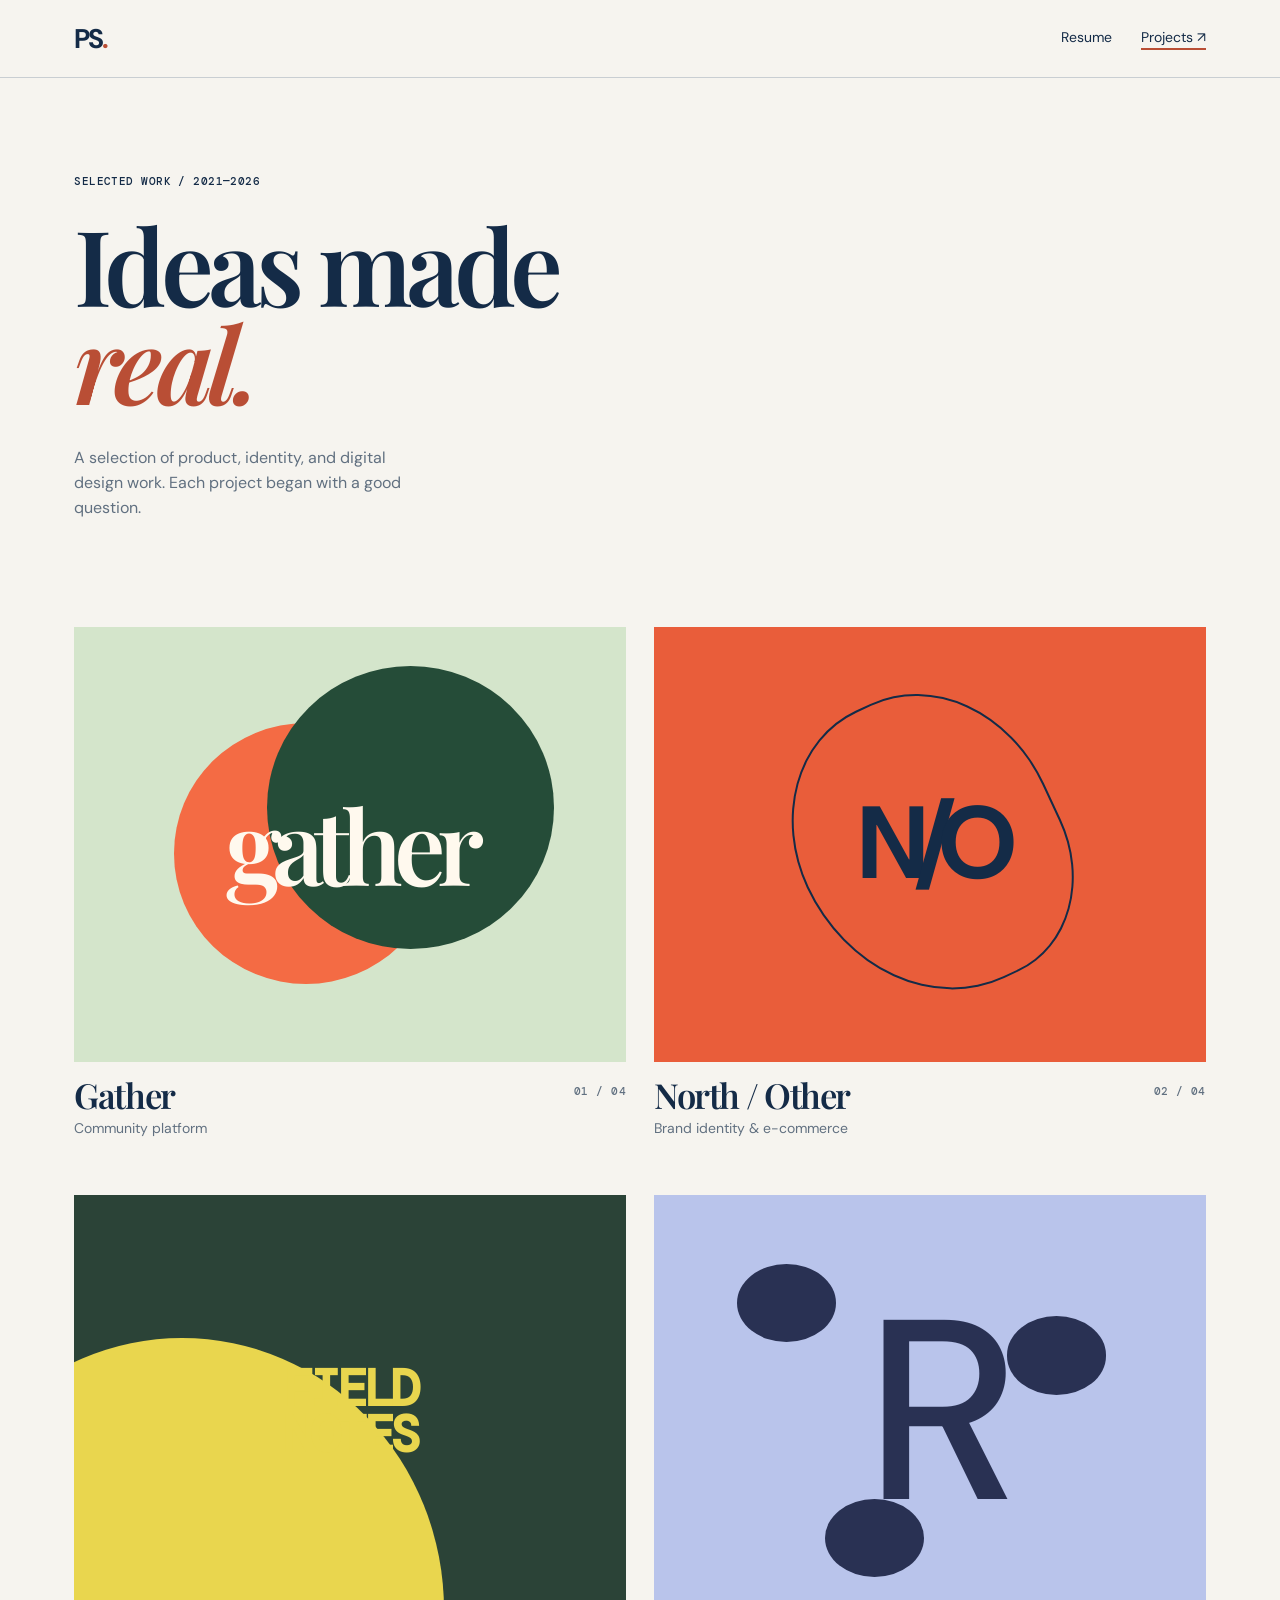
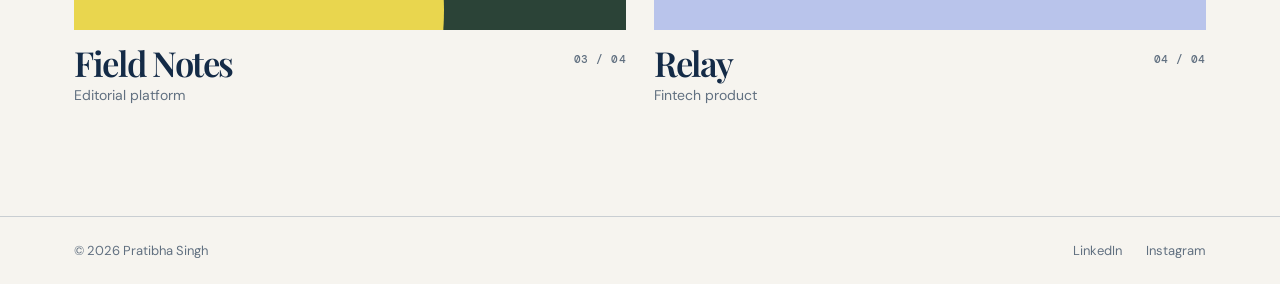
<file: projects.html>
<!DOCTYPE html>
<html lang="en">
<head>
  <meta charset="UTF-8" />
  <meta name="viewport" content="width=device-width, initial-scale=1.0" />
  <meta name="description" content="Selected projects by Alex Morgan." />
  <title>Projects — Pratibha Singh</title>
  <link rel="preconnect" href="https://fonts.googleapis.com" />
  <link rel="preconnect" href="https://fonts.gstatic.com" crossorigin />
  <link href="https://fonts.googleapis.com/css2?family=DM+Mono:wght@400;500&family=DM+Sans:opsz,wght@9..40,400;9..40,500;9..40,600;9..40,700&family=Playfair+Display:ital,wght@0,600;0,700;1,600&display=swap" rel="stylesheet" />
  <link rel="stylesheet" href="styles.css" />
</head>
<body>
  <header class="site-header">
    <a class="brand" href="index.html" aria-label="Pratibha Singh home">PS<span>.</span></a>
    <nav aria-label="Primary navigation">
      <a href="index.html">Resume</a>
      <a class="active" href="projects.html">Projects <span aria-hidden="true">↗</span></a>
    </nav>
  </header>

  <main>
    <section class="projects-hero">
      <p class="eyebrow">Selected work / 2021—2026</p>
      <h1>Ideas made<br /><em>real.</em></h1>
      <p>A selection of product, identity, and digital design work. Each project began with a good question.</p>
    </section>

    <section class="project-grid" aria-label="Selected projects">
      <a class="project-card project-one" href="#project-one"><div class="project-art"><span class="orb orb-one"></span><span class="orb orb-two"></span><span class="project-word">gather</span></div><div class="project-meta"><div><h2>Gather</h2><p>Community platform</p></div><span>01 / 04</span></div></a>
      <a class="project-card project-two" href="#project-two"><div class="project-art"><span class="outline-shape"></span><span class="project-word">N/O</span></div><div class="project-meta"><div><h2>North / Other</h2><p>Brand identity &amp; e-commerce</p></div><span>02 / 04</span></div></a>
      <a class="project-card project-three" href="#project-three"><div class="project-art"><span class="sun"></span><span class="project-word">FIELD<br />NOTES</span></div><div class="project-meta"><div><h2>Field Notes</h2><p>Editorial platform</p></div><span>03 / 04</span></div></a>
      <a class="project-card project-four" href="#project-four"><div class="project-art"><span class="grid-dot dot-a"></span><span class="grid-dot dot-b"></span><span class="grid-dot dot-c"></span><span class="project-word">R</span></div><div class="project-meta"><div><h2>Relay</h2><p>Fintech product</p></div><span>04 / 04</span></div></a>
    </section>
  </main>
  <footer>
    <p>© 2026 Pratibha Singh</p>
    <div><a href="#">LinkedIn</a><a href="#">Instagram</a></div>
  </footer>
</body>
</html>
</file>
<file: styles.css>
:root { --ink:#142b47; --cream:#f6f4ef; --orange:#b94e35; --muted:#617080; --line:#c9ced2; }
* { box-sizing:border-box; }
html { scroll-behavior:smooth; }
body { margin:0; background:var(--cream); color:var(--ink); font-family:"DM Sans",sans-serif; font-size:16px; }
a { color:inherit; text-decoration:none; }
.site-header, footer { display:flex; align-items:center; justify-content:space-between; max-width:1440px; margin:auto; padding:25px 5.8%; }
.site-header { border-bottom:1px solid var(--line); }
.brand { font:700 27px/1 "DM Sans",sans-serif; letter-spacing:-2px; }.brand span { color:var(--orange); }
nav { display:flex; gap:29px; font-size:14px; } nav a { position:relative; padding-bottom:4px; } nav a.active:after { background:var(--orange); bottom:0; content:""; height:2px; left:0; position:absolute; width:100%; }
.eyebrow, .date, .project-meta > span { font:500 11px/1.2 "DM Mono",monospace; letter-spacing:.04em; text-transform:uppercase; }
.hero { min-height:624px; max-width:1440px; margin:auto; padding:86px 5.8% 64px; display:flex; flex-direction:column; justify-content:space-between; }
h1,h2 { font-family:"Playfair Display",serif; font-weight:600; letter-spacing:-.055em; margin:0; } h1 { font-size:clamp(58px,8.2vw,124px); line-height:.93; } h2 { font-size:clamp(42px,5vw,76px); line-height:.96; } em { color:var(--orange); font-weight:600; }
.hero-bottom { display:flex; align-items:end; justify-content:space-between; gap:30px; margin-top:60px; }.hero-bottom > p { color:var(--muted); line-height:1.55; max-width:350px; margin:0; }
.round-link { align-items:center; border:1px solid var(--ink); border-radius:50%; display:flex; flex:0 0 122px; height:122px; justify-content:center; line-height:1.25; padding:20px; text-align:center; transition:.25s ease; }.round-link span { color:var(--orange); display:block; font-size:18px; margin-left:7px; }.round-link:hover { background:var(--ink); color:var(--cream); transform:rotate(-7deg); }
.section-nav { border-bottom:1px solid var(--line); border-top:1px solid var(--line); display:flex; gap:28px; justify-content:center; margin:auto; max-width:1440px; overflow:auto; padding:17px 5.8%; white-space:nowrap; }.section-nav a { color:var(--muted); font:500 11px/1 "DM Mono",monospace; letter-spacing:.04em; text-transform:uppercase; }.section-nav a:hover { color:var(--orange); }
.resume { background:var(--ink); color:var(--cream); display:grid; grid-template-columns:33% 1fr; gap:8%; padding:108px max(5.8%, calc((100% - 1272px)/2)); }.resume .eyebrow { color:#a6ada7; }.section-heading h2 { margin-top:30px; }.resume-content { max-width:720px; }.intro { font-size:clamp(21px,2.1vw,30px); line-height:1.33; margin:0 0 80px; letter-spacing:-.025em; }.resume-block { border-top:1px solid #58615b; padding:24px 0 0; margin-top:46px; }.resume-block h3 { color:#a6ada7; font:500 11px "DM Mono",monospace; letter-spacing:.05em; margin:0 0 37px; text-transform:uppercase; }.timeline-item { display:grid; grid-template-columns:42% 1fr; gap:20px; border-bottom:1px solid #3d4741; padding:0 0 27px; margin-bottom:25px; }.timeline-item > p { color:#c9cec9; line-height:1.48; margin:0; }.date { color:#a6ada7; margin:0 0 8px; }.role { font-size:17px; font-weight:600; margin:0 0 4px; }.company { color:#a6ada7; margin:0; }.split-block { display:grid; grid-template-columns:1fr 1fr; gap:50px; }.skills { line-height:1.55; margin:0; }
.body-copy { color:#cbd5dd; font-size:17px; line-height:1.6; max-width:630px; }.impact-strip { border-top:1px solid #58615b; display:grid; grid-template-columns:repeat(3,1fr); gap:20px; margin-top:57px; padding-top:24px; }.impact-strip strong { color:#e5b7a9; display:block; font:600 clamp(28px,3vw,42px)/1 "Playfair Display",serif; letter-spacing:-.05em; }.impact-strip span { color:#aeb9c0; display:block; font-size:13px; margin-top:7px; }.expertise,.credentials { display:grid; gap:8%; grid-template-columns:33% 1fr; margin:auto; max-width:1440px; padding:108px 5.8%; }.expertise h2,.credentials h2 { margin-top:30px; }.capability-list { border-top:1px solid var(--line); }.capability-list article { border-bottom:1px solid var(--line); display:grid; gap:24px; grid-template-columns:56px 1fr; padding:25px 0 27px; }.capability-list span { color:var(--orange); font:500 11px "DM Mono",monospace; }.capability-list h3,.credentials h3 { font-size:19px; margin:0 0 7px; }.capability-list p,.credentials-content > div > p:last-child { color:var(--muted); line-height:1.55; margin:0; }.credentials { background:#e8edf0; max-width:none; padding-left:max(5.8%, calc((100% - 1272px)/2)); padding-right:max(5.8%, calc((100% - 1272px)/2)); }.credentials-content { display:grid; gap:42px; grid-template-columns:1fr 1.4fr; }.credentials-content > div:last-child { grid-column:1 / -1; border-top:1px solid var(--line); padding-top:25px; }.credentials .role { margin-top:0; }
.contact { max-width:1440px; margin:auto; padding:116px 5.8% 125px; }.contact h2 { margin:30px 0 52px; }.email-link { border-bottom:2px solid var(--orange); font-size:clamp(20px,2.4vw,32px); font-weight:600; padding-bottom:7px; }.email-link span { color:var(--orange); }
footer { border-top:1px solid var(--line); color:var(--muted); font-size:13px; } footer p { margin:0; } footer div { display:flex; gap:24px; } footer a:hover { color:var(--orange); }
.projects-hero { max-width:1440px; margin:auto; padding:86px 5.8% 90px; }.projects-hero h1 { margin:27px 0 36px; }.projects-hero > p:last-child { color:var(--muted); line-height:1.55; max-width:340px; }
.project-grid { display:grid; grid-template-columns:1fr 1fr; max-width:1440px; margin:auto; padding:0 5.8% 112px; gap:58px 28px; }.project-card { display:block; }.project-art { align-items:center; display:flex; height:clamp(260px,34vw,470px); justify-content:center; overflow:hidden; position:relative; }.project-meta { display:flex; justify-content:space-between; gap:20px; padding-top:16px; }.project-meta h2 { font:600 clamp(25px,2.7vw,38px)/1 "Playfair Display",serif; letter-spacing:-.04em; }.project-meta p { color:var(--muted); font-size:14px; margin:6px 0 0; }.project-meta > span { color:var(--muted); padding-top:7px; white-space:nowrap; }
.project-one .project-art { background:#d4e5cb; }.orb { border-radius:50%; position:absolute; }.orb-one { background:#f46b44; height:60%; left:18%; top:22%; width:48%; }.orb-two { background:#254c38; height:65%; right:13%; top:9%; width:52%; }.project-word { color:#fff9ee; font:600 clamp(48px,8vw,115px)/.8 "Playfair Display",serif; letter-spacing:-.09em; position:relative; text-align:center; z-index:2; }.project-two .project-art { background:#e95d3a; }.project-two .project-word { color:var(--ink); font-family:"DM Sans",sans-serif; font-weight:700; letter-spacing:-.15em; }.outline-shape { border:2px solid var(--ink); border-radius:49% 51% 42% 58%; height:70%; position:absolute; transform:rotate(-25deg); width:47%; }.project-three .project-art { background:#2b4337; }.project-three .project-word { color:#e9d64e; font-family:"DM Mono",monospace; font-size:clamp(28px,4vw,53px); letter-spacing:-.08em; line-height:.9; }.sun { background:#e9d64e; border-radius:50%; height:125%; left:-28%; position:absolute; top:33%; width:95%; }.project-four .project-art { background:#b9c4eb; }.project-four .project-word { color:#293153; font-family:"DM Sans",sans-serif; font-size:clamp(140px,20vw,270px); font-weight:500; }.grid-dot { background:#293153; border-radius:50%; height:18%; position:absolute; width:18%; }.dot-a { left:15%; top:16%; }.dot-b { right:18%; top:28%; }.dot-c { bottom:12%; left:31%; }
@media (max-width:700px) { .site-header,footer { padding:20px 6%; }.hero { min-height:570px; padding:68px 6% 48px; }.hero-bottom { align-items:flex-start; flex-direction:column; }.round-link { flex-basis:100px; height:100px; }.section-nav { justify-content:flex-start; padding-left:6%; padding-right:6%; }.resume,.expertise,.credentials { display:block; padding:75px 6%; }.resume-content,.capability-list,.credentials-content { margin-top:56px; }.intro { margin-bottom:38px; }.timeline-item { grid-template-columns:1fr; gap:17px; }.impact-strip { gap:12px; }.impact-strip strong { font-size:29px; }.credentials-content { grid-template-columns:1fr; }.credentials-content > div:last-child { grid-column:auto; }.contact { padding:82px 6% 90px; }.projects-hero { padding:68px 6% 67px; }.project-grid { grid-template-columns:1fr; padding:0 6% 77px; gap:47px; }.project-art { height:76vw; } }
</file>
